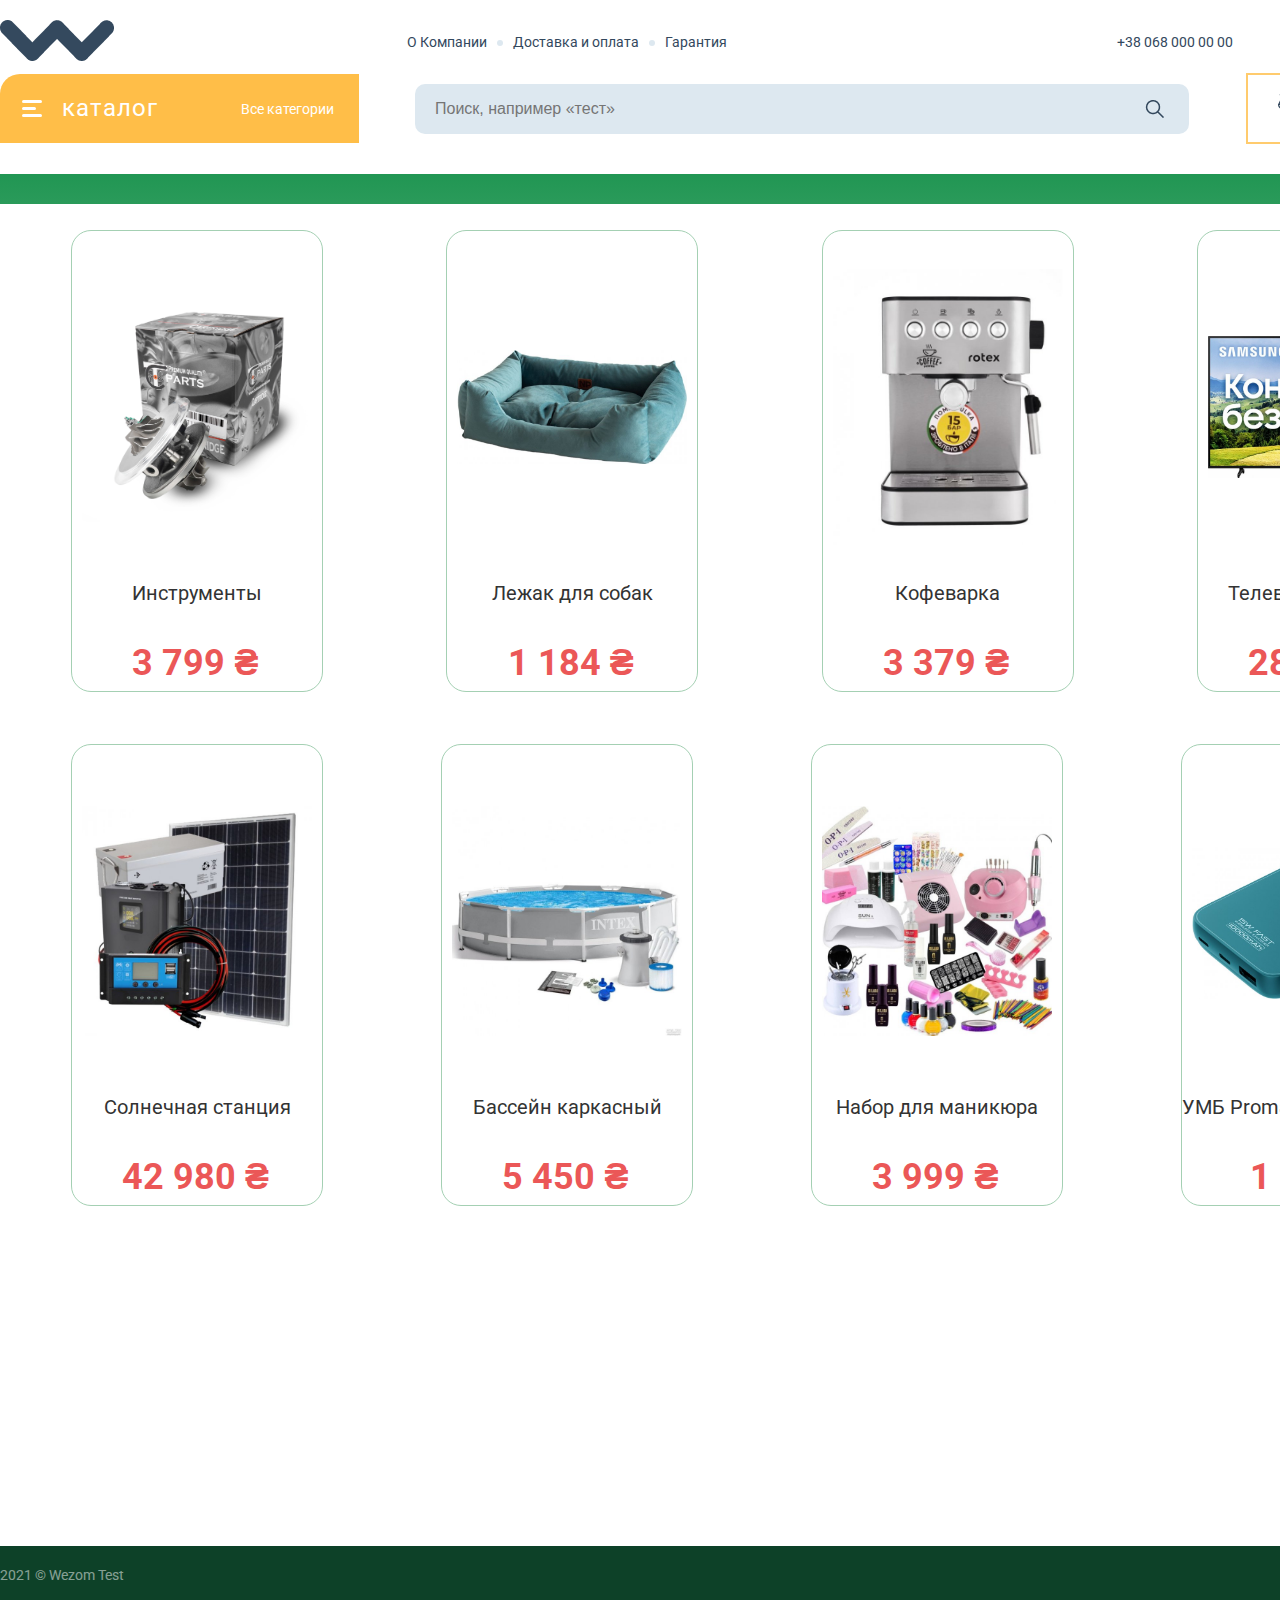
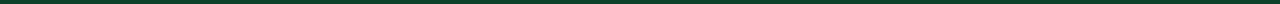
<file: index.html>
<!doctype html>
<html lang="en">
<head>
    <meta charset="UTF-8">
    <meta name="viewport"
          content="width=device-width, user-scalable=no, initial-scale=1.0, maximum-scale=1.0, minimum-scale=1.0">
    <meta http-equiv="X-UA-Compatible" content="ie=edge">
    <title>Document</title>
    <link rel="stylesheet" href="style/reset.css">
    <link rel="preconnect" href="https://fonts.googleapis.com">
    <link rel="preconnect" href="https://fonts.gstatic.com" crossorigin>
    <link href="https://fonts.googleapis.com/css2?family=Roboto:wght@400;500&display=swap" rel="stylesheet">
    <link rel="stylesheet" href="style/index.css">
</head>
<body>

<header class="header">
    <div class="container">
        <div class="first_header">
            <div class="logo">
                <img src="img/wezom_logo1.png" alt="">
            </div>
            <ul class="panels">
                <li class="panel">О Компании</li>
                <div class="dot"></div>
                <li class="panel">Доставка и оплата</li>
                <div class="dot"></div>
                <li class="panel">Гарантия</li>
            </ul>
            <div class="number">
                <p>+38 068 000 00 00</p>
            </div>
            <ul class="langs">
                <li class="lang">Ua</li>
                <div class="dot"></div>
                <li class="lang">Ru</li>
            </ul>
            <div class="sign_in">
                <p class="sign">Войти</p>
                <div>
                    <img src="img/akk.png" alt="">
                </div>
            </div>
        </div>
        <div class="second_header container">
            <div class="burger_menu">
                <div class="burger">
                    <div class="passive">
                        <div class="strip strip1"></div>
                        <div class="strip strip2"></div>
                        <div class="strip strip3"></div>
                    </div>
                    <div class="active">
                        <div class="strip strip4"></div>
                        <div class="strip strip5"></div>
                    </div>
                </div>
                <div class="menu active">
                    <div class="df menu_selection">
                        <img style="padding-right: 20px" src="img/power 1.png" alt="">
                        <a href="page/tools.html" class="text_of_selection">Инструменты<span
                                style="font-size: 10px; padding-left: 60px; padding-right: 22px">ᐳ</span></a>
                    </div>
                    <div class="df menu_selection">
                        <img style="padding-right: 20px" src="img/cartridge.png" alt="">
                        <a href="page/bed_for_dog.html" class="text_of_selection">Лежак для собак<span
                                style="font-size: 10px; padding-left: 60px; padding-right: 22px">ᐳ</span></a>
                    </div>
                    <div class="df menu_selection">
                        <img style="padding-right: 20px" src="img/geometry.png" alt="">
                        <a href="page/coffee_maker.html" class="text_of_selection">Кофеварка<span
                                style="font-size: 10px; padding-left: 60px; padding-right: 22px">ᐳ</span></a>
                    </div>
                    <div class="df menu_selection">
                        <img style="padding-right: 20px" src="img/aktuator.png" alt="">
                        <a href="page/TV.html" class="text_of_selection">Телевизор Samsung<span
                                style="font-size: 10px; padding-left: 60px; padding-right: 22px">ᐳ</span></a>
                    </div>
                    <div class="df menu_selection">
                        <img style="padding-right: 20px" src="img/servoprivod.png" alt="">
                        <a href="page/nails.html" class="text_of_selection">Набор для маникюра<span
                                style="font-size: 10px; padding-left: 60px; padding-right: 22px">ᐳ</span></a>
                    </div>
                    <div class="df menu_selection">
                        <img style="padding-right: 20px" src="img/power 1.png" alt="">
                        <a href="page/solar_station.html" class="text_of_selection">Cолнечная станция<span
                                style="font-size: 10px; padding-left: 60px; padding-right: 22px">ᐳ</span></a>
                    </div>
                    <div class="df menu_selection">
                        <img style="padding-right: 20px" src="img/power 1.png" alt="">
                        <a href="page/pool.html" class="text_of_selection">Бассейн каркасный<span
                                style="font-size: 10px; padding-left: 60px; padding-right: 22px">ᐳ</span></a>
                    </div>
                    <div class="df menu_selection">
                        <img style="padding-right: 20px" src="img/power 1.png" alt="">
                        <a href="page/power.html" class="text_of_selection">УМБ Promate PowerMag<span
                                style="font-size: 10px; padding-left: 60px; padding-right: 22px">ᐳ</span></a>
                    </div>
                </div>
                <p class="catalog">каталог</p>
                <a class="all_catalog">Все категории</a>

            </div>
            <form class="all-search">
                <input type="text" name=text" class="search" placeholder="Поиск, например «тест»">
                <img width="19" height="18" src="img/search.png" alt="">
            </form>
            <div class="favorite_menu">
                <div class="vaga">
                    <img class="vaga-img" src="img/vaga.svg" alt="">
                </div>
                <div class="favorite">
                    <img class="favorite-img" width="30" height="24" src="img/favorite.svg" alt="">
                </div>
                <div class="basket">
                    <div class="basket1">
                        <img class="basket-img" src="img/basket.svg" alt="">
                    </div>
                    <div class="basket2">
                        <img class="basket-img" src="img/basket.svg" alt="">
                    </div>
                    <div class="heel">
                        <p class="availability_of_basket">В корзине <span class="availability_of_product">0</span> товара</p>

                        <p class="availability_of_summ">На сумму <span class="availability_of_num">0</span>₴</p>

                    </div>
                </div>
            </div>
        </div>
    </div>
</header>

<main class="main">
    <div class="retreat">
        <div class="container">
            <div class="indent" style="margin:0 45px;">

                <div class="product">
                    <img style="width: 230px;" class="product-img" src="img/Rectangle%2014.png" alt="">
                    <div>
                        <a href="page/tools.html" class="product-name">Инструменты</a>
                        <p style=" padding-bottom: 6px;" class="new_price">3 799 ₴</p>
                    </div>
                </div>

                <div class="product">
                    <img style="width: 230px;" class="product-img" src="img/bed_for_dog.jpeg" alt="">
                    <div>
                        <a href="page/bed_for_dog.html" class="product-name">Лежак для собак</a>
                        <p style=" padding-bottom: 6px;" class="new_price">1 184 ₴</p>
                    </div>
                </div>

                <div class="product">
                    <img style="width: 230px;" class="product-img" src="img/coffe.jpeg" alt="">
                    <div>
                        <a href="page/coffee_maker.html" class="product-name">Кофеварка</a>
                        <p style=" padding-bottom: 6px;" class="new_price">3 379 ₴</p>
                    </div>
                </div>

                <div class="product">
                    <img style="width: 230px;" class="product-img" src="img/tv.jpeg" alt="">
                    <div>
                        <a href="page/TV.html" class="product-name">Телевизор Samsung</a>
                        <p style=" padding-bottom: 6px;" class="new_price">28 999 ₴</p>
                    </div>
                </div>


                <div class="product">
                    <img style="width: 230px;" class="product-img" src="img/solar.jpeg" alt="">
                    <div>
                        <a href="page/solar_station.html" class="product-name">Cолнечная станция</a>
                        <p style=" padding-bottom: 6px;" class="new_price">42 980 ₴</p>
                    </div>
                </div>

                <div class="product">
                    <img style="width: 230px;" class="product-img" src="img/pool.jpeg" alt="">
                    <div>
                        <a href="page/pool.html" class="product-name">Бассейн каркасный</a>
                        <p style=" padding-bottom: 6px;" class="new_price">5 450 ₴</p>
                    </div>
                </div>
                <div class="product">
                    <img style="width: 230px;" class="product-img" src="img/nails.jpeg" alt="">
                    <div>
                        <a href="page/nails.html" class="product-name">Набор для маникюра</a>
                        <p style=" padding-bottom: 6px;" class="new_price">3 999 ₴</p>
                    </div>
                </div>

                <div class="product">
                    <img style="width: 230px;" class="product-img" src="img/power.jpeg" alt="">
                    <div>
                        <a href="page/power.html" class="product-name">УМБ Promate PowerMag-10+</a>
                        <p style=" padding-bottom: 6px;" class="new_price">1 239 ₴</p>
                    </div>
                </div>


            </div>
        </div>
    </div>
</main>


<footer class="footer">
    <div class="container2">
        <p class="text_footer">2021 © Wezom Test</p>
        <p class="text_footer">Тестовое \\ Wezom</p>
    </div>
</footer>

<script src="script.js"></script>
</body>
</html>
</file>
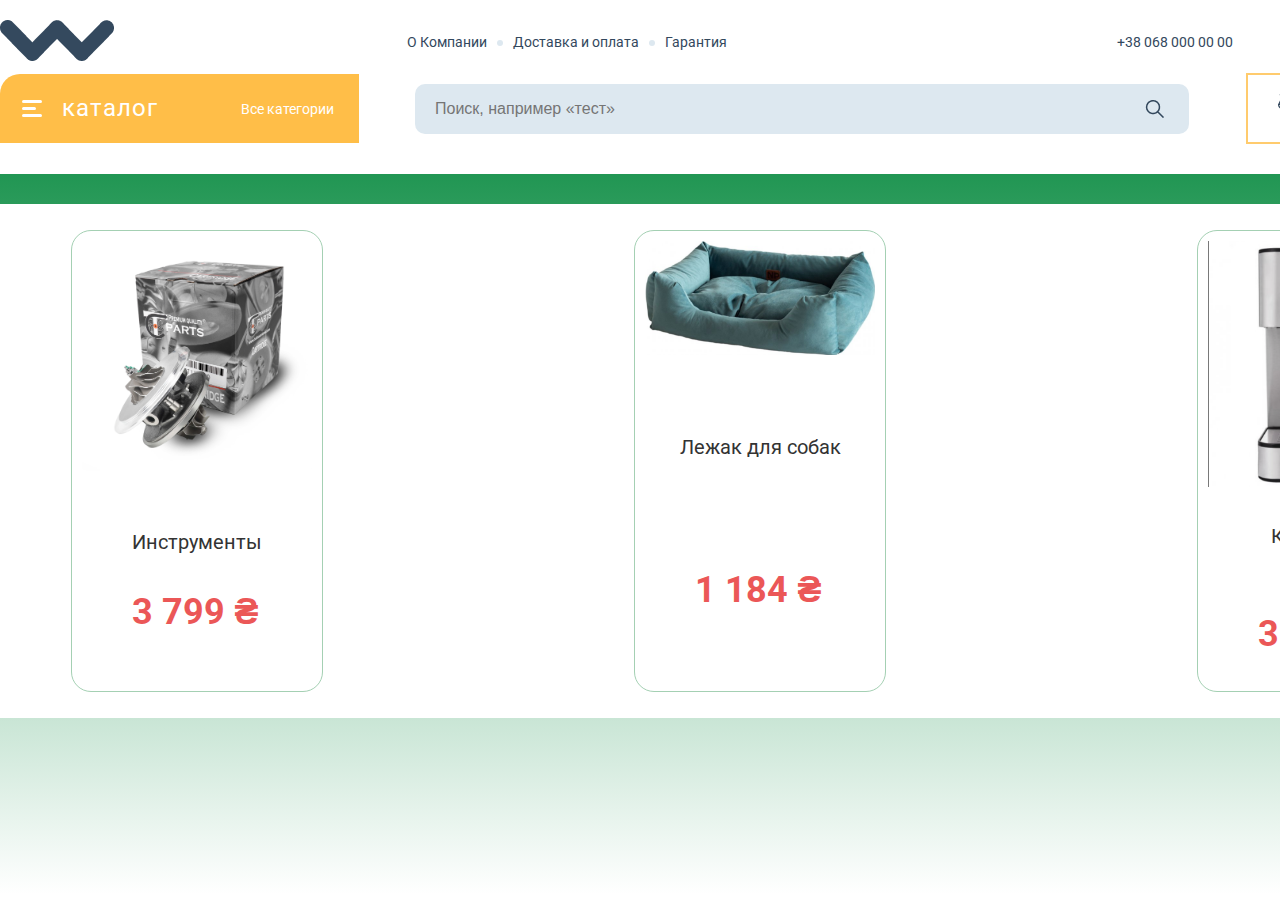
<file: w/index.html>
<!doctype html>
<html lang="en">
<head>
    <meta charset="UTF-8">
    <meta name="viewport"
          content="width=device-width, user-scalable=no, initial-scale=1.0, maximum-scale=1.0, minimum-scale=1.0">
    <meta http-equiv="X-UA-Compatible" content="ie=edge">
    <title>Document</title>
    <link rel="stylesheet" href="style/reset.css">
    <link rel="preconnect" href="https://fonts.googleapis.com">
    <link rel="preconnect" href="https://fonts.gstatic.com" crossorigin>
    <link href="https://fonts.googleapis.com/css2?family=Roboto:wght@400;500&display=swap" rel="stylesheet">
    <link rel="stylesheet" href="style/index.css">
</head>
<body>

<header class="header">
    <div class="container">
        <div class="first_header">
            <div class="logo">
                <img src="img/wezom_logo1.png" alt="">
            </div>
            <ul class="panels">
                <li class="panel">О Компании</li>
                <div class="dot"></div>
                <li class="panel">Доставка и оплата</li>
                <div class="dot"></div>
                <li class="panel">Гарантия</li>
            </ul>
            <div class="number">
                <p>+38 068 000 00 00</p>
            </div>
            <ul class="langs">
                <li class="lang">Ua</li>
                <div class="dot"></div>
                <li class="lang">Ru</li>
            </ul>
            <div class="sign_in">
                <p class="sign">Войти</p>
                <div>
                    <img src="img/akk.png" alt="">
                </div>
            </div>
        </div>
        <div class="second_header container">
            <div class="burger_menu">
                <div class="burger">
                    <div class="passive">
                        <div class="strip strip1"></div>
                        <div class="strip strip2"></div>
                        <div class="strip strip3"></div>
                    </div>
                    <div class="active">
                        <div class="strip strip4"></div>
                        <div class="strip strip5"></div>
                    </div>
                </div>
                <div class="menu active">
                    <div class="df menu_selection">
                        <img style="padding-right: 20px" src="img/power 1.png" alt="">
                        <a  href="page/tools.html" class="text_of_selection">Инструменты<span
                                style="font-size: 10px; padding-left: 60px; padding-right: 22px">ᐳ</span></a>
                    </div>
                    <div class="df menu_selection">
                        <img style="padding-right: 20px" src="img/cartridge.png" alt="">
                        <a class="text_of_selection">Категория 2 <span
                                style="font-size: 10px; padding-left: 60px; padding-right: 22px">ᐳ</span></a>
                    </div>
                    <div class="df menu_selection">
                        <img style="padding-right: 20px" src="img/geometry.png" alt="">
                        <a class="text_of_selection">Категория 3 <span
                                style="font-size: 10px; padding-left: 60px; padding-right: 22px">ᐳ</span></a>
                    </div>
                    <div class="df menu_selection">
                        <img style="padding-right: 20px" src="img/aktuator.png" alt="">
                        <a class="text_of_selection">Категория 4 <span
                                style="font-size: 10px; padding-left: 60px; padding-right: 22px">ᐳ</span></a>
                    </div>
                    <div class="df menu_selection">
                        <img style="padding-right: 20px" src="img/servoprivod.png" alt="">
                        <a class="text_of_selection">Категория 5 <span
                                style="font-size: 10px; padding-left: 60px; padding-right: 22px">ᐳ</span></a>
                    </div>
                    <div class="df menu_selection">
                        <img style="padding-right: 20px" src="img/power 1.png" alt="">
                        <a class="text_of_selection">Категория 6 <span
                                style="font-size: 10px; padding-left: 60px; padding-right: 22px">ᐳ</span></a>
                    </div>
                    <div class="df menu_selection">
                        <img style="padding-right: 20px" src="img/power 1.png" alt="">
                        <a class="text_of_selection">Категория 7 <span
                                style="font-size: 10px; padding-left: 60px; padding-right: 22px">ᐳ</span></a>
                    </div>
                    <div class="df menu_selection">
                        <img style="padding-right: 20px" src="img/power 1.png" alt="">
                        <a class="text_of_selection">Категория 8 <span
                                style="font-size: 10px; padding-left: 60px; padding-right: 22px">ᐳ</span></a>
                    </div>
                    <div class="df menu_selection">
                        <img style="padding-right: 20px" src="img/power 1.png" alt="">
                        <a class="text_of_selection">Категория 9 <span
                                style="font-size: 10px; padding-left: 60px; padding-right: 22px">ᐳ</span></a>
                    </div>
                    <div class="df menu_selection">
                        <img style="padding-right: 20px" src="img/power 1.png" alt="">
                        <a class="text_of_selection">Категория 10 <span
                                style="font-size: 10px; padding-left: 60px; padding-right: 22px">ᐳ</span></a>
                    </div>
                </div>
                <p class="catalog">каталог</p>
                <a class="all_catalog">Все категории</a>

            </div>
            <form class="all-search">
                <input type="text" name=text" class="search" placeholder="Поиск, например «тест»">
                <img width="19" height="18" src="img/search.png" alt="">
            </form>
            <div class="favorite_menu">
                <div class="vaga">
                    <img class="vaga-img" src="img/vaga.svg" alt="">
                </div>
                <div class="favorite">
                    <img class="favorite-img" width="30" height="24" src="img/favorite.svg" alt="">
                </div>
                <div class="basket">
                    <img class="basket-img" src="img/basket.svg" alt="">
                </div>
            </div>
        </div>
    </div>
</header>

<main class="main">
    <div class="retreat">
        <div class="container">
            <div class="indent" style="margin:0 45px;">

<div class="product">
    <img style="width: 230px;" class="product-img" src="img/Rectangle%2014.png" alt="">
    <div>
    <a href="page/tools.html" class="product-name">Инструменты</a>
    <p style=" padding-bottom: 6px;" class="new_price">3 799 ₴</p>
    </div>
</div>

<div class="product">
    <img style="width: 230px;" class="product-img" src="img/dog_bed.png" alt="">
    <a href="!" class="product-name">Лежак для собак</a>
    <p style=" padding-bottom: 6px;" class="new_price">1 184 ₴</p>
</div>

<div class="product">
    <img style="width: 230px;" class="product-img" src="img/coffe.png" alt="">
    <a href="!" class="product-name">Кофеварка</a>
    <p style=" padding-bottom: 6px;" class="new_price">3 379 ₴</p>
</div>








            </div>
        </div>
    </div>
</main>


<script src="script.js"></script>
</body>
</html>
</file>
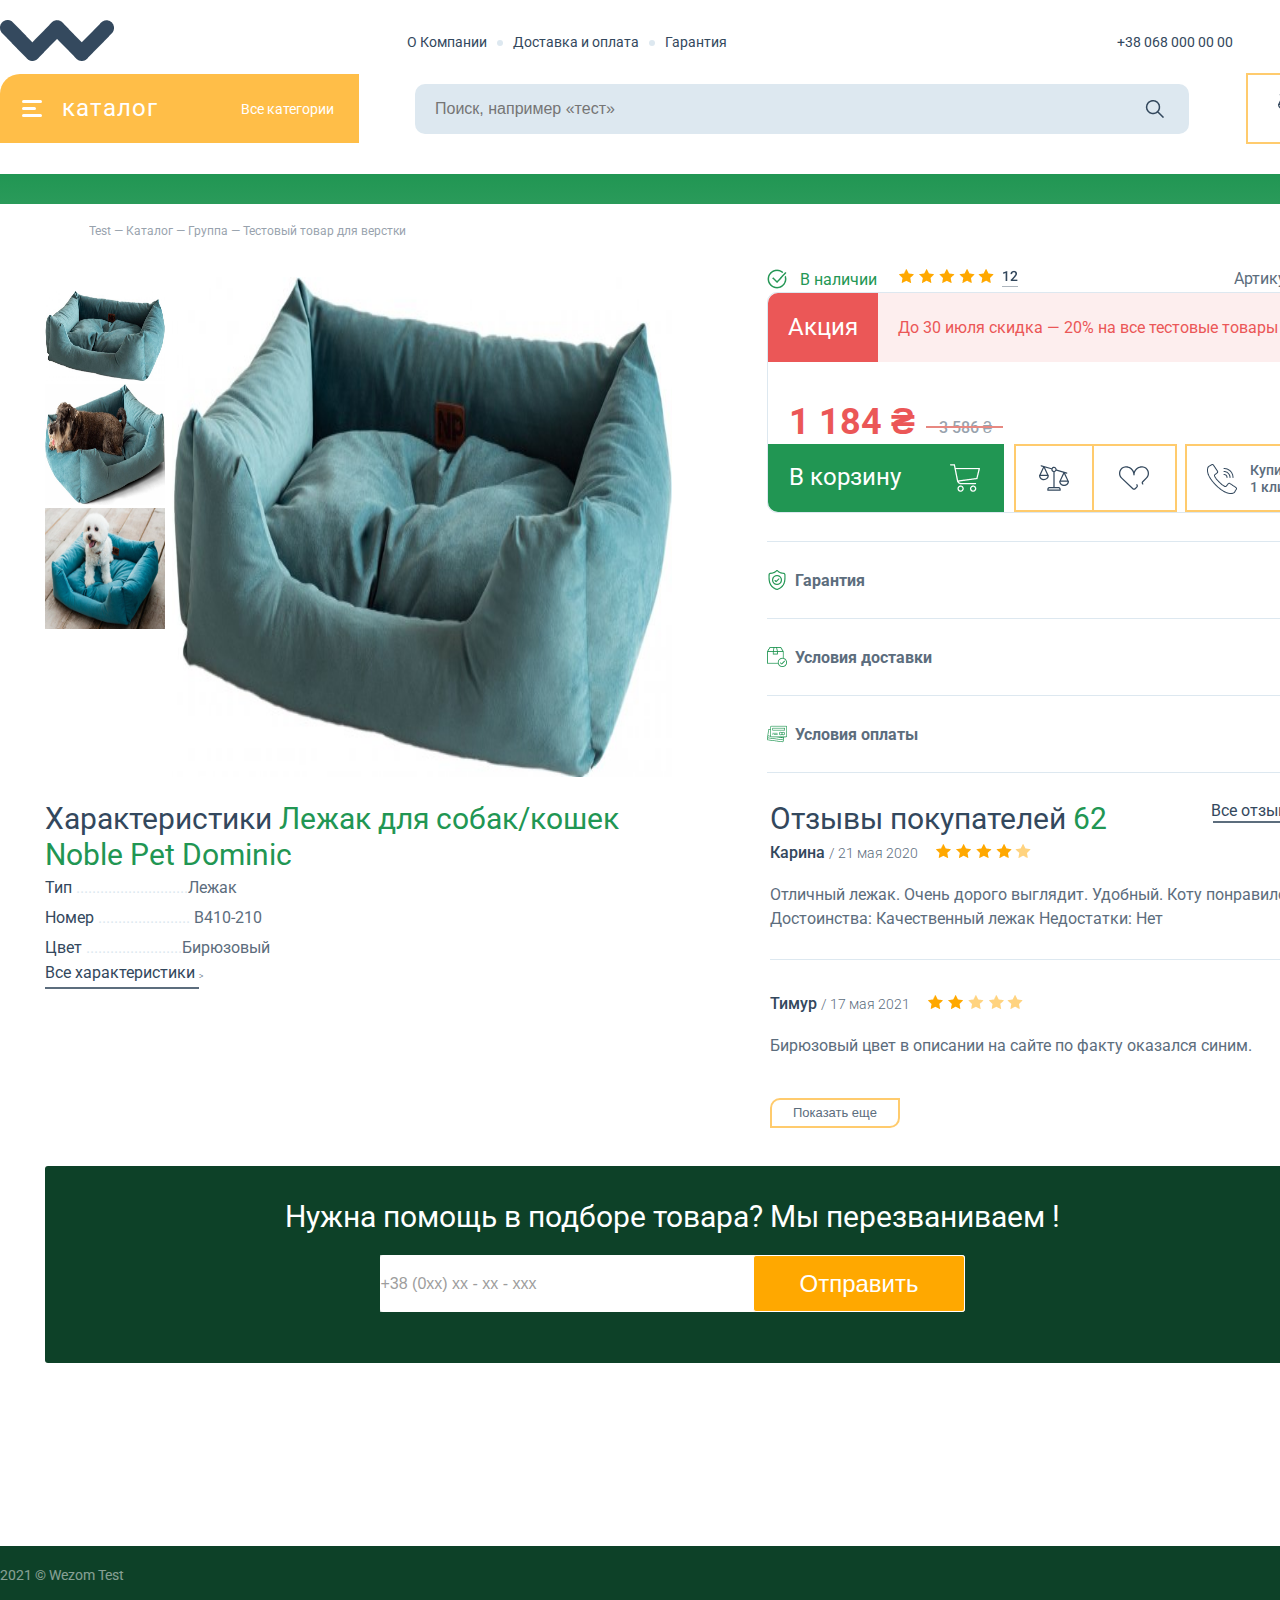
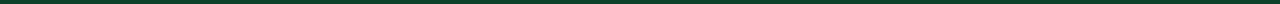
<file: page/bed_for_dog.html>
<!doctype html>
<html lang="en">
<head>
    <meta charset="UTF-8">
    <meta name="viewport"
          content="width=device-width, user-scalable=no, initial-scale=1.0, maximum-scale=1.0, minimum-scale=1.0">
    <meta http-equiv="X-UA-Compatible" content="ie=edge">
    <title>Document</title>
    <link rel="stylesheet" href="../style/reset.css">
    <link rel="preconnect" href="https://fonts.googleapis.com">
    <link rel="preconnect" href="https://fonts.gstatic.com" crossorigin>
    <link href="https://fonts.googleapis.com/css2?family=Roboto:wght@400;500&display=swap" rel="stylesheet">
    <link rel="stylesheet" href="../style/index.css">
</head>
<body>

<header class="header">
    <div class="container">
        <div class="first_header">
            <div class="logo">
                <img src="../img/wezom_logo1.png" alt="">
            </div>
            <ul class="panels">
                <li class="panel">О Компании</li>
                <div class="dot"></div>
                <li class="panel">Доставка и оплата</li>
                <div class="dot"></div>
                <li class="panel">Гарантия</li>
            </ul>
            <div class="number">
                <p>+38 068 000 00 00</p>
            </div>
            <ul class="langs">
                <li class="lang">Ua</li>
                <div class="dot"></div>
                <li class="lang">Ru</li>
            </ul>
            <div class="sign_in">
                <p class="sign">Войти</p>
                <div>
                    <img src="../img/akk.png" alt="">
                </div>
            </div>
        </div>
        <div class="second_header container">
            <div class="burger_menu">
                <div class="burger">
                    <div class="passive">
                        <div class="strip strip1"></div>
                        <div class="strip strip2"></div>
                        <div class="strip strip3"></div>
                    </div>
                    <div class="active">
                        <div class="strip strip4"></div>
                        <div class="strip strip5"></div>
                    </div>
                </div>
                <div class="menu active">
                    <div class="df menu_selection">
                        <img style="padding-right: 20px" src="../img/power 1.png" alt="">
                        <a href="../page/tools.html" class="text_of_selection">Инструменты<span
                                style="font-size: 10px; padding-left: 60px; padding-right: 22px">ᐳ</span></a>
                    </div>
                    <div class="df menu_selection">
                        <img style="padding-right: 20px" src="../img/cartridge.png" alt="">
                        <a href="../page/bed_for_dog.html" class="text_of_selection">Лежак для собак<span
                                style="font-size: 10px; padding-left: 60px; padding-right: 22px">ᐳ</span></a>
                    </div>
                    <div class="df menu_selection">
                        <img style="padding-right: 20px" src="../img/geometry.png" alt="">
                        <a href="../page/coffee_maker.html" class="text_of_selection">Кофеварка<span
                                style="font-size: 10px; padding-left: 60px; padding-right: 22px">ᐳ</span></a>
                    </div>
                    <div class="df menu_selection">
                        <img style="padding-right: 20px" src="../img/aktuator.png" alt="">
                        <a href="../page/TV.html" class="text_of_selection">Телевизор Samsung<span
                                style="font-size: 10px; padding-left: 60px; padding-right: 22px">ᐳ</span></a>
                    </div>
                    <div class="df menu_selection">
                        <img style="padding-right: 20px" src="../img/servoprivod.png" alt="">
                        <a href="../page/nails.html" class="text_of_selection">Набор для маникюра<span
                                style="font-size: 10px; padding-left: 60px; padding-right: 22px">ᐳ</span></a>
                    </div>
                    <div class="df menu_selection">
                        <img style="padding-right: 20px" src="../img/power 1.png" alt="">
                        <a href="../page/solar_station.html" class="text_of_selection">Cолнечная станция<span
                                style="font-size: 10px; padding-left: 60px; padding-right: 22px">ᐳ</span></a>
                    </div>
                    <div class="df menu_selection">
                        <img style="padding-right: 20px" src="../img/power 1.png" alt="">
                        <a href="../page/pool.html" class="text_of_selection">Бассейн каркасный<span
                                style="font-size: 10px; padding-left: 60px; padding-right: 22px">ᐳ</span></a>
                    </div>
                    <div class="df menu_selection">
                        <img style="padding-right: 20px" src="../img/power 1.png" alt="">
                        <a href="../page/power.html" class="text_of_selection">УМБ Promate PowerMag<span
                                style="font-size: 10px; padding-left: 60px; padding-right: 22px">ᐳ</span></a>
                    </div>
                </div>
                <p class="catalog">каталог</p>
                <a class="all_catalog" href="../index.html">Все категории</a>

            </div>
            <form class="all-search">
                <input type="text" name=text" class="search" placeholder="Поиск, например «тест»">
                <img width="19" height="18" src="../img/search.png" alt="">
            </form>
            <div class="favorite_menu">
                <div class="vaga">
                    <img class="vaga-img" src="../img/vaga.svg" alt="">
                </div>
                <div class="favorite">
                    <img class="favorite-img" width="30" height="24" src="../img/favorite.svg" alt="">
                </div>

                <div class="basket">
                    <div class="basket1">
                        <img class="basket-img" src="../img/basket.svg" alt="">
                    </div>
                    <div class="basket2">
                        <img class="basket-img" src="../img/basket.svg" alt="">
                    </div>
                    <div class="heel">
                        <p class="availability_of_basket">В корзине <span class="availability_of_product">0</span> товара</p>

                        <p class="availability_of_summ">На сумму <span class="availability_of_num">0</span>₴</p>

                    </div>
                </div>

            </div>
        </div>
    </div>
</header>


<main class="main">
    <div class="retreat">
        <div class="container">
            <div class="indent">

                <section class="tools">
                    <p class="history">Test — Каталог — Группа — Тестовый товар для верстки</p>
                    <div class="all_tools">
                        <img height="90" width="120" id="1" src="../img/bed_for_dog.jpeg" alt="" class="turbine_img">

                        <div class="tool vacuum">
                            <img height="121" width="120" id="2" src="../img/bed_for_dog2.jpeg" alt=""
                                 class="vacuum_img">
                        </div>

                        <div class="tool collector1">
                            <img height="121" width="120" id="3" src="../img/bed_for_dog3.jpeg" alt=""
                                 class="collector1_img">
                        </div>
                    </div>

                    <img height="80" width="300" src="../img/bed_for_dog.jpeg" alt="" class="big_tools">
                </section>


                <section class="about_tools">
                    <div class="info">
                        <div class="in_stock">
                            <img src="../img/check.png" alt="">
                            <p class="stock">В наличии</p>
                        </div>
                        <div class="stars">
                            <img src="../img/stars.png"/>

                        </div>
                        <div class="code">
                            <p>Артикул: <span class="articul grey">100500</span></p>
                        </div>
                    </div>

                    <div class="prices">
                        <div class="sale">
                            <p class="text_sale">Акция</p>
                            <p class="rebate">До 30 июля скидка — 20% на все тестовые товары</p>
                        </div>
                        <div class="price">
                            <p class="new_price">1 184 ₴</p>
                            <p class="old_price">3 586 ₴</p>
                        </div>
                        <div class="buy">
                            <div class="in_basket">
                                <p style="height: 29px;" class="in__basket">В корзину</p>
                                <img src="../img/bassket.png" alt="">

                            </div>
                            <div class="interesting">
                                <img width="30" height="30" class="vaga2" src="../img/vaga.svg" alt="">
                                <img width="30" height="24" class="fav" src="../img/favorite.svg" alt="">
                            </div>
                            <div class="buy_on_click">
                                <img width="30" height="30" src="../img/tel.png" alt="" class="on_click">
                                <p class="buy__on__click">Купить в
                                    1 клик</p>
                            </div>
                        </div>
                    </div>

                    <div class="conditions">
                        <div class="line"></div>
                        <div class="df  warranty">
                            <img class="img_warranty" src="../img/Warranty.png" alt="">
                            <p class="text_warranty text_conditions">Гарантия</p>
                            <img class="path" src="../img/Path.png" alt="">
                        </div>
                        <div class="line"></div>
                        <div class="df  delivery_terms">
                            <img class="img_delivery_terms" src="../img/term.png" alt="">
                            <p class="text_delivery_terms text_conditions">Условия доставки</p>
                            <img class="path" src="../img/Path.png" alt="">
                        </div>
                        <div class="line"></div>
                        <div class="df payment">
                            <img class="credit_card" src="../img/credit-card.png" alt="">
                            <p class="text_payment text_conditions">Условия оплаты</p>
                            <img class="path" src="../img/Path.png" alt="">
                        </div>
                        <div class="line"></div>
                    </div>
                </section>


                <section class="characteristic">
                    <p class="title_characteristic">Характеристики <span
                            class="green">Лежак для собак/кошек Noble Pet Dominic</span>
                    </p>

                    <div class="all_type df">
                        <h6 class="type">Тип <span class="dots">...........................</span></h6>
                        <h6 class="group"><span class="dots">.</span>Лежак</h6>
                    </div>
                    <div class="all_type df">
                        <h6 class="type">Номер<span class="dots"> ......................</span></h6>
                        <h6 class="group"><span class="dots">.</span> B410-210</h6>

                    </div>
                    <div class="all_type df">
                        <h6 class="type">Цвет<span class="dots"> .......................</span></h6>
                        <h6 class="group"><span class="dots">.</span>Бирюзовый</h6>

                    </div>

                    <p class="all_characteristic">Все характеристики <span style="font-size: 6px">ᐳ</span></p>
                </section>

                <section class="review">
                    <div class="df customer_reviews">
                        <p class="title_customer_reviews">Отзывы покупателей <span class="green">62</span></p>
                        <p class="all_review">Все отзывы <span style="font-size: 14px">ᐳ</span></p>
                    </div>

                    <div class="comment">
                        <div class="df header_comment">
                            <p class="name">Карина <span class="date">/  21 мая 2020</span></p>
                            <img src="../img/Group 36.png" alt="" class="starrs">
                        </div>
                        <p class="text_comment">Отличный лежак. Очень дорого выглядит. Удобный. Коту понравился.

                            Достоинства:
                            Качественный лежак

                            Недостатки:
                            Нет</p>
                    </div>
                    <div class="line"></div>
                    <div class="comment">
                        <div class="header_comment df">
                            <p class="name">Тимур <span class="date">/  17 мая 2021</span></p>
                            <img src="../img/Group%2038.png" alt="" class="starrs">
                        </div>
                        <p class="text_comment">Бирюзовый цвет в описании на сайте по факту оказался синим.</p>
                    </div>
                    <button class="more">Показать еще</button>
                </section>


                <section class="help">
                    <p class="title_help">Нужна помощь в подборе товара? Мы перезваниваем !</p>
                    <form action="" class="for_call">
                        <input class="nmbr" type="number" placeholder="+38 (0xx) xx - xx - xxx">
                        <button class="send">Отправить</button>
                    </form>
                </section>
            </div>
        </div>
    </div>

</main>

<footer class="footer">
    <div class="container2">
        <p class="text_footer">2021 © Wezom Test</p>
        <p class="text_footer">Тестовое \\ Wezom</p>
    </div>
</footer>

<script src="../script.js"></script>
</body>
</html>
</file>
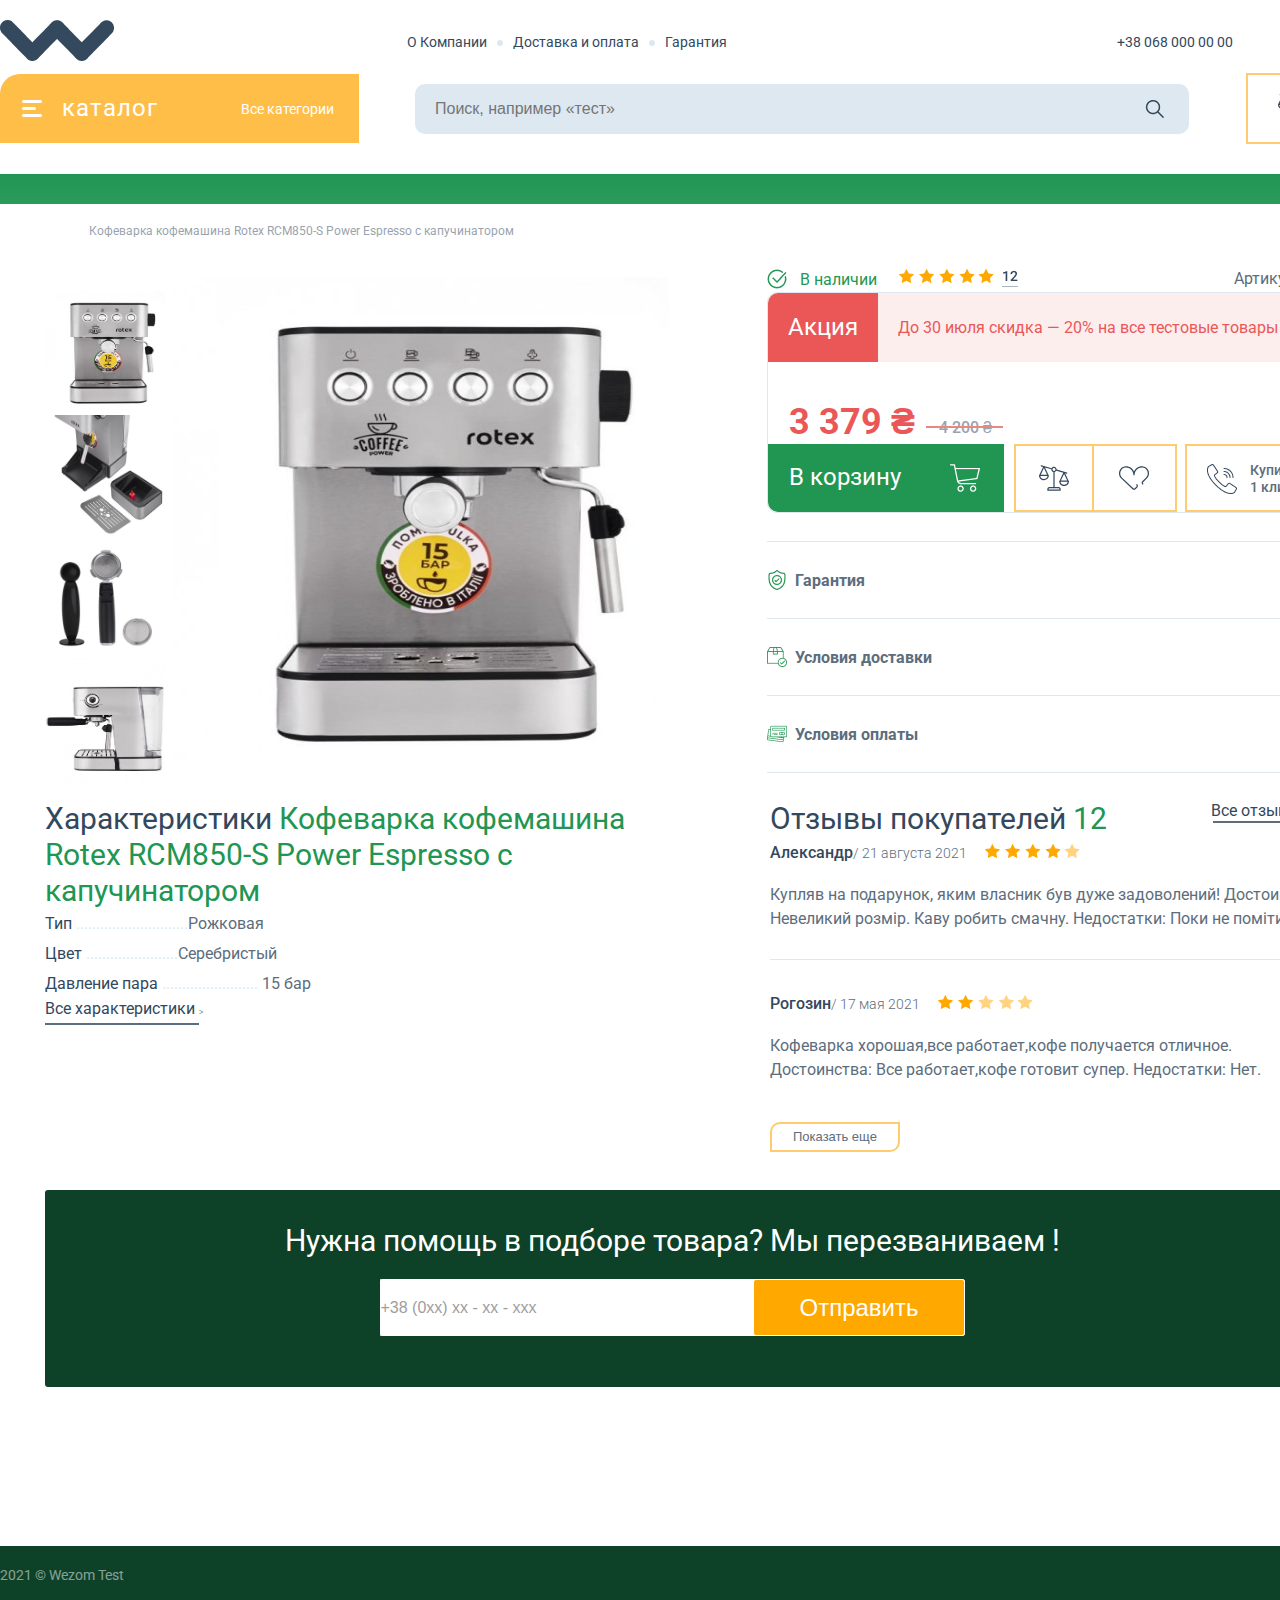
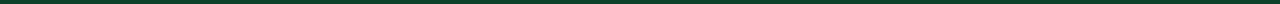
<file: page/coffee_maker.html>
<!doctype html>
<html lang="en">
<head>
    <meta charset="UTF-8">
    <meta name="viewport"
          content="width=device-width, user-scalable=no, initial-scale=1.0, maximum-scale=1.0, minimum-scale=1.0">
    <meta http-equiv="X-UA-Compatible" content="ie=edge">
    <title>Document</title>
    <link rel="stylesheet" href="../style/reset.css">
    <link rel="preconnect" href="https://fonts.googleapis.com">
    <link rel="preconnect" href="https://fonts.gstatic.com" crossorigin>
    <link href="https://fonts.googleapis.com/css2?family=Roboto:wght@400;500&display=swap" rel="stylesheet">
    <link rel="stylesheet" href="../style/index.css">
</head>
<body>

<header class="header">
    <div class="container">
        <div class="first_header">
            <div class="logo">
                <img src="../img/wezom_logo1.png" alt="">
            </div>
            <ul class="panels">
                <li class="panel">О Компании</li>
                <div class="dot"></div>
                <li class="panel">Доставка и оплата</li>
                <div class="dot"></div>
                <li class="panel">Гарантия</li>
            </ul>
            <div class="number">
                <p>+38 068 000 00 00</p>
            </div>
            <ul class="langs">
                <li class="lang">Ua</li>
                <div class="dot"></div>
                <li class="lang">Ru</li>
            </ul>
            <div class="sign_in">
                <p class="sign">Войти</p>
                <div>
                    <img src="../img/akk.png" alt="">
                </div>
            </div>
        </div>
        <div class="second_header container">
            <div class="burger_menu">
                <div class="burger">
                    <div class="passive">
                        <div class="strip strip1"></div>
                        <div class="strip strip2"></div>
                        <div class="strip strip3"></div>
                    </div>
                    <div class="active">
                        <div class="strip strip4"></div>
                        <div class="strip strip5"></div>
                    </div>
                </div>
                <div class="menu active">
                    <div class="df menu_selection">
                        <img style="padding-right: 20px" src="../img/power 1.png" alt="">
                        <a href="../page/tools.html" class="text_of_selection">Инструменты<span
                                style="font-size: 10px; padding-left: 60px; padding-right: 22px">ᐳ</span></a>
                    </div>
                    <div class="df menu_selection">
                        <img style="padding-right: 20px" src="../img/cartridge.png" alt="">
                        <a href="../page/bed_for_dog.html" class="text_of_selection">Лежак для собак<span
                                style="font-size: 10px; padding-left: 60px; padding-right: 22px">ᐳ</span></a>
                    </div>
                    <div class="df menu_selection">
                        <img style="padding-right: 20px" src="../img/geometry.png" alt="">
                        <a href="../page/coffee_maker.html" class="text_of_selection">Кофеварка<span
                                style="font-size: 10px; padding-left: 60px; padding-right: 22px">ᐳ</span></a>
                    </div>
                    <div class="df menu_selection">
                        <img style="padding-right: 20px" src="../img/aktuator.png" alt="">
                        <a href="../page/TV.html" class="text_of_selection">Телевизор Samsung<span
                                style="font-size: 10px; padding-left: 60px; padding-right: 22px">ᐳ</span></a>
                    </div>
                    <div class="df menu_selection">
                        <img style="padding-right: 20px" src="../img/servoprivod.png" alt="">
                        <a href="../page/nails.html" class="text_of_selection">Набор для маникюра<span
                                style="font-size: 10px; padding-left: 60px; padding-right: 22px">ᐳ</span></a>
                    </div>
                    <div class="df menu_selection">
                        <img style="padding-right: 20px" src="../img/power 1.png" alt="">
                        <a href="../page/solar_station.html" class="text_of_selection">Cолнечная станция<span
                                style="font-size: 10px; padding-left: 60px; padding-right: 22px">ᐳ</span></a>
                    </div>
                    <div class="df menu_selection">
                        <img style="padding-right: 20px" src="../img/power 1.png" alt="">
                        <a href="../page/pool.html" class="text_of_selection">Бассейн каркасный<span
                                style="font-size: 10px; padding-left: 60px; padding-right: 22px">ᐳ</span></a>
                    </div>
                    <div class="df menu_selection">
                        <img style="padding-right: 20px" src="../img/power 1.png" alt="">
                        <a href="../page/power.html" class="text_of_selection">УМБ Promate PowerMag<span
                                style="font-size: 10px; padding-left: 60px; padding-right: 22px">ᐳ</span></a>
                    </div>
                </div>
                <p class="catalog">каталог</p>
                <a class="all_catalog" href="../index.html">Все категории</a>

            </div>
            <form class="all-search">
                <input type="text" name=text" class="search" placeholder="Поиск, например «тест»">
                <img width="19" height="18" src="../img/search.png" alt="">
            </form>
            <div class="favorite_menu">
                <div class="vaga">
                    <img class="vaga-img" src="../img/vaga.svg" alt="">
                </div>
                <div class="favorite">
                    <img class="favorite-img" width="30" height="24" src="../img/favorite.svg" alt="">
                </div>

                <div class="basket">
                    <div class="basket1">
                        <img class="basket-img" src="../img/basket.svg" alt="">
                    </div>
                    <div class="basket2">
                        <img class="basket-img" src="../img/basket.svg" alt="">
                    </div>
                    <div class="heel">
                        <p class="availability_of_basket">В корзине <span class="availability_of_product">0</span> товара</p>

                        <p class="availability_of_summ">На сумму <span class="availability_of_num">0</span>₴</p>

                    </div>
                </div>

            </div>
        </div>
    </div>
</header>


<main class="main">
    <div class="retreat">
        <div class="container">
            <div class="indent">

                <section class="tools">
                    <p class="history">Кофеварка кофемашина Rotex RCM850-S Power Espresso c капучинатором</p>
                    <div class="all_tools">
                        <img height="121" width="120" id="1" src="../img/coffe.jpeg" alt="" class="turbine_img">

                        <div class="tool vacuum">
                            <img height="121" width="120" id="2" src="../img/coffe1.jpeg" alt=""
                                 class="vacuum_img">
                        </div>

                        <div class="tool collector1">
                            <img height="121" width="120" id="3" src="../img/coffe2.jpeg" alt=""
                                 class="collector1_img">
                        </div>

                        <div class="tool collector2">
                            <img height="121" width="120" id="4" src="../img/coffe3.jpeg" alt=""
                                 class="collector2_img">
                        </div>
                    </div>

                    <img src="../img/coffe.jpeg" alt="" class="big_tools">
                </section>


                <section class="about_tools">
                    <div class="info">
                        <div class="in_stock">
                            <img src="../img/check.png" alt="">
                            <p class="stock">В наличии</p>
                        </div>
                        <div class="stars">
                            <img src="../img/stars.png"/>

                        </div>
                        <div class="code">
                            <p>Артикул: <span class="articul grey">100500</span></p>
                        </div>
                    </div>

                    <div class="prices">
                        <div class="sale">
                            <p class="text_sale">Акция</p>
                            <p class="rebate">До 30 июля скидка — 20% на все тестовые товары</p>
                        </div>
                        <div class="price">
                            <p class="new_price">3 379 ₴</p>
                            <p class="old_price">4 200 ₴</p>
                        </div>
                        <div class="buy">
                            <div class="in_basket">
                                <p style="height: 29px;" class="in__basket">В корзину</p>
                                <img src="../img/bassket.png" alt="">

                            </div>
                            <div class="interesting">
                                <img width="30" height="30" class="vaga2" src="../img/vaga.svg" alt="">
                                <img width="30" height="24" class="fav" src="../img/favorite.svg" alt="">
                            </div>
                            <div class="buy_on_click">
                                <img width="30" height="30" src="../img/tel.png" alt="" class="on_click">
                                <p class="buy__on__click">Купить в
                                    1 клик</p>
                            </div>
                        </div>
                    </div>

                    <div class="conditions">
                        <div class="line"></div>
                        <div class="df  warranty">
                            <img class="img_warranty" src="../img/Warranty.png" alt="">
                            <p class="text_warranty text_conditions">Гарантия</p>
                            <img class="path" src="../img/Path.png" alt="">
                        </div>
                        <div class="line"></div>
                        <div class="df  delivery_terms">
                            <img class="img_delivery_terms" src="../img/term.png" alt="">
                            <p class="text_delivery_terms text_conditions">Условия доставки</p>
                            <img class="path" src="../img/Path.png" alt="">
                        </div>
                        <div class="line"></div>
                        <div class="df payment">
                            <img class="credit_card" src="../img/credit-card.png" alt="">
                            <p class="text_payment text_conditions">Условия оплаты</p>
                            <img class="path" src="../img/Path.png" alt="">
                        </div>
                        <div class="line"></div>
                    </div>
                </section>


                <section class="characteristic">
                    <p class="title_characteristic">Характеристики <span
                            class="green">Кофеварка кофемашина Rotex RCM850-S Power Espresso c капучинатором</span>
                    </p>

                    <div class="all_type df">
                        <h6 class="type">Тип <span class="dots">...........................</span></h6>
                        <h6 class="group"><span class="dots">.</span>Рожковая</h6>
                    </div>
                    <div class="all_type df">
                        <h6 class="type">Цвет<span class="dots"> ......................</span></h6>
                        <h6 class="group"><span class="dots">.</span>Серебристый</h6>

                    </div>
                    <div class="all_type df">
                        <h6 class="type">Давление пара<span class="dots"> .......................</span></h6>
                        <h6 class="group"><span class="dots">.</span> 15 бар</h6>

                    </div>

                    <p class="all_characteristic">Все характеристики <span style="font-size: 6px">ᐳ</span></p>
                </section>

                <section class="review">
                    <div class="df customer_reviews">
                        <p class="title_customer_reviews">Отзывы покупателей <span class="green">12</span></p>
                        <p class="all_review">Все отзывы <span style="font-size: 14px">ᐳ</span></p>
                    </div>

                    <div class="comment">
                        <div class="df header_comment">
                            <p class="name">Александр<span class="date">/  21 августа 2021</span></p>
                            <img src="../img/Group 36.png" alt="" class="starrs">
                        </div>
                        <p class="text_comment">Купляв на подарунок, яким власник був дуже задоволений!

                            Достоинства:
                            Невеликий розмір. Каву робить смачну.

                            Недостатки:
                            Поки не помітив.</p>
                    </div>
                    <div class="line"></div>
                    <div class="comment">
                        <div class="header_comment df">
                            <p class="name">Рогозин<span class="date">/  17 мая 2021</span></p>
                            <img src="../img/Group%2038.png" alt="" class="starrs">
                        </div>
                        <p class="text_comment">Кофеварка хорошая,все работает,кофе получается отличное.

                            Достоинства:
                            Все работает,кофе готовит супер.

                            Недостатки:
                            Нет.</p>
                    </div>
                    <button class="more">Показать еще</button>
                </section>


                <section class="help">
                    <p class="title_help">Нужна помощь в подборе товара? Мы перезваниваем !</p>
                    <form action="" class="for_call">
                        <input class="nmbr" type="number" placeholder="+38 (0xx) xx - xx - xxx">
                        <button class="send">Отправить</button>
                    </form>
                </section>
            </div>
        </div>
    </div>

</main>

<footer class="footer">
    <div class="container2">
        <p class="text_footer">2021 © Wezom Test</p>
        <p class="text_footer">Тестовое \\ Wezom</p>
    </div>
</footer>

<script src="../script.js"></script>
</body>
</html>
</file>
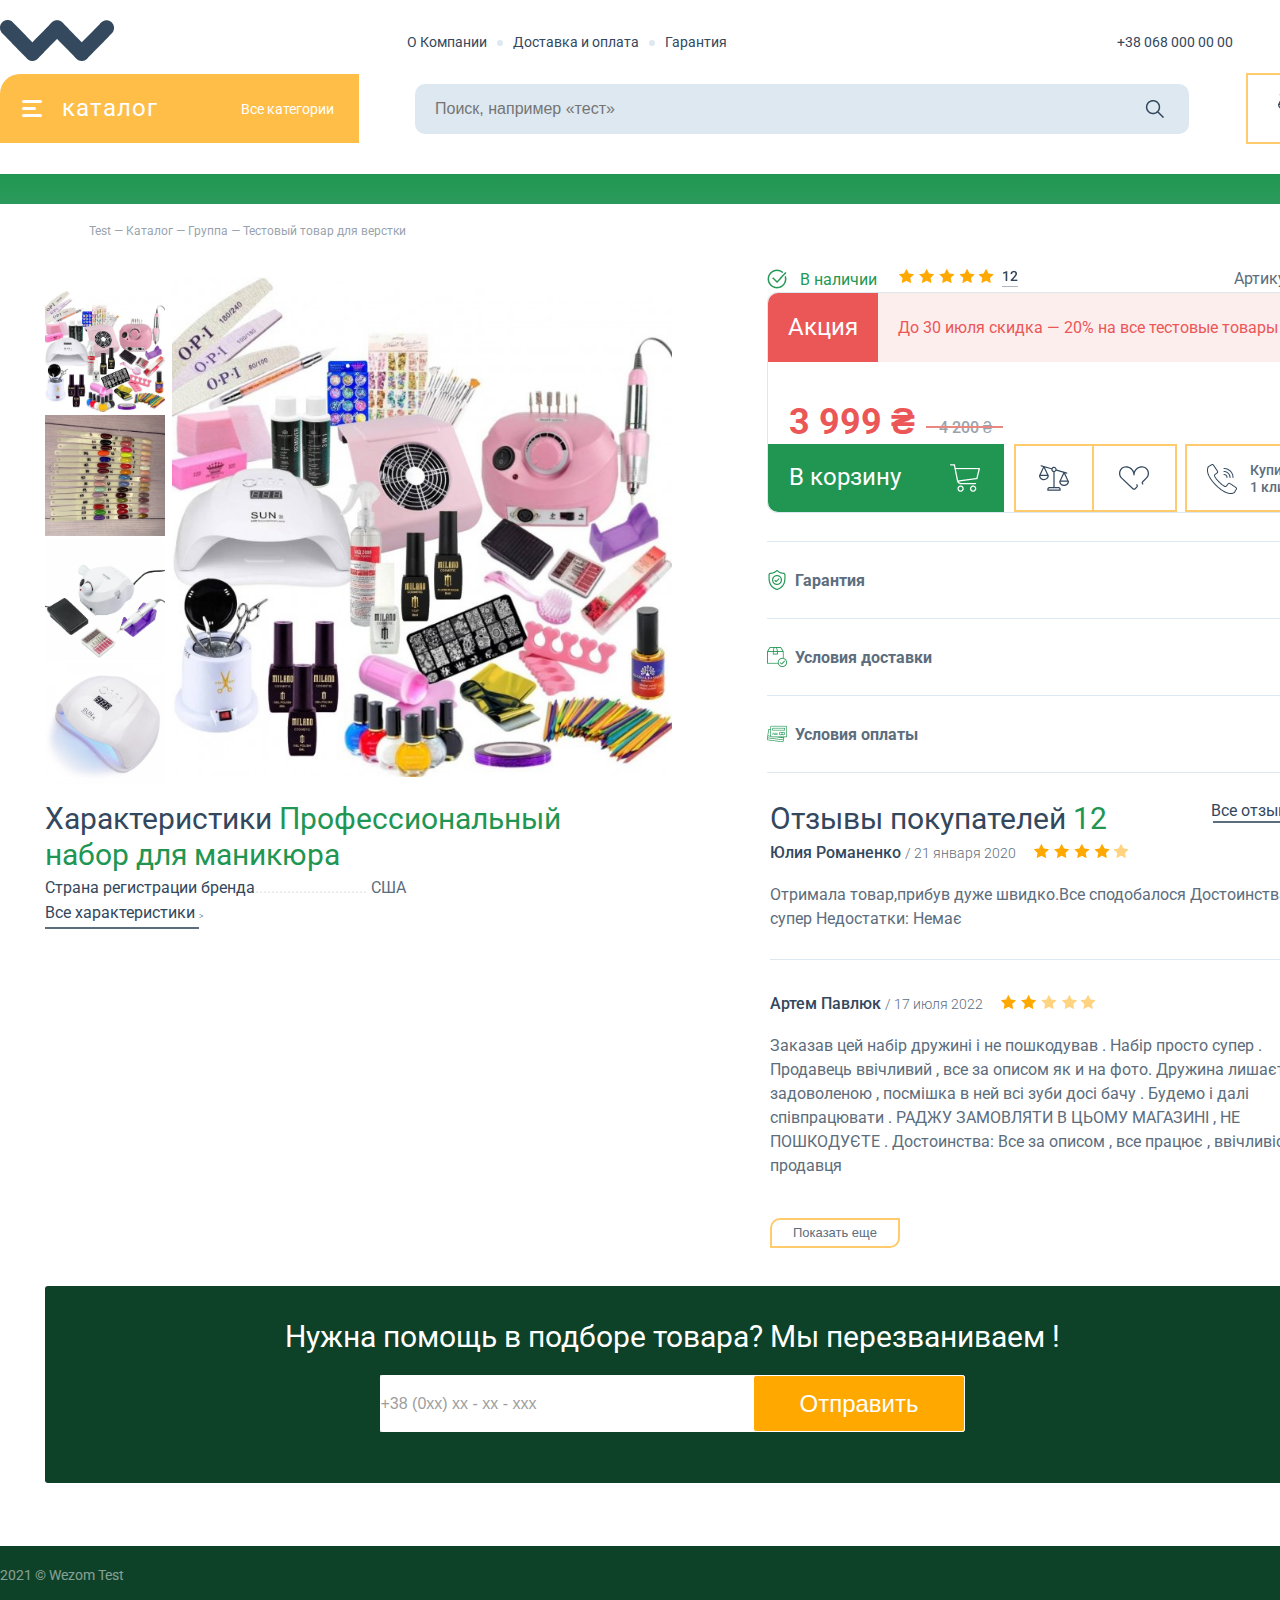
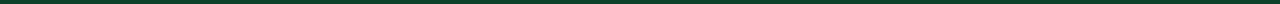
<file: page/nails.html>
<!doctype html>
<html lang="en">
<head>
    <meta charset="UTF-8">
    <meta name="viewport"
          content="width=device-width, user-scalable=no, initial-scale=1.0, maximum-scale=1.0, minimum-scale=1.0">
    <meta http-equiv="X-UA-Compatible" content="ie=edge">
    <title>Document</title>
    <link rel="stylesheet" href="../style/reset.css">
    <link rel="preconnect" href="https://fonts.googleapis.com">
    <link rel="preconnect" href="https://fonts.gstatic.com" crossorigin>
    <link href="https://fonts.googleapis.com/css2?family=Roboto:wght@400;500&display=swap" rel="stylesheet">
    <link rel="stylesheet" href="../style/index.css">
</head>
<body>

<header class="header">
    <div class="container">
        <div class="first_header">
            <div class="logo">
                <img src="../img/wezom_logo1.png" alt="">
            </div>
            <ul class="panels">
                <li class="panel">О Компании</li>
                <div class="dot"></div>
                <li class="panel">Доставка и оплата</li>
                <div class="dot"></div>
                <li class="panel">Гарантия</li>
            </ul>
            <div class="number">
                <p>+38 068 000 00 00</p>
            </div>
            <ul class="langs">
                <li class="lang">Ua</li>
                <div class="dot"></div>
                <li class="lang">Ru</li>
            </ul>
            <div class="sign_in">
                <p class="sign">Войти</p>
                <div>
                    <img src="../img/akk.png" alt="">
                </div>
            </div>
        </div>
        <div class="second_header container">
            <div class="burger_menu">
                <div class="burger">
                    <div class="passive">
                        <div class="strip strip1"></div>
                        <div class="strip strip2"></div>
                        <div class="strip strip3"></div>
                    </div>
                    <div class="active">
                        <div class="strip strip4"></div>
                        <div class="strip strip5"></div>
                    </div>
                </div>
                <div class="menu active">
                    <div class="df menu_selection">
                        <img style="padding-right: 20px" src="../img/power 1.png" alt="">
                        <a href="../page/tools.html" class="text_of_selection">Инструменты<span
                                style="font-size: 10px; padding-left: 60px; padding-right: 22px">ᐳ</span></a>
                    </div>
                    <div class="df menu_selection">
                        <img style="padding-right: 20px" src="../img/cartridge.png" alt="">
                        <a href="../page/bed_for_dog.html" class="text_of_selection">Лежак для собак<span
                                style="font-size: 10px; padding-left: 60px; padding-right: 22px">ᐳ</span></a>
                    </div>
                    <div class="df menu_selection">
                        <img style="padding-right: 20px" src="../img/geometry.png" alt="">
                        <a href="../page/coffee_maker.html" class="text_of_selection">Кофеварка<span
                                style="font-size: 10px; padding-left: 60px; padding-right: 22px">ᐳ</span></a>
                    </div>
                    <div class="df menu_selection">
                        <img style="padding-right: 20px" src="../img/aktuator.png" alt="">
                        <a href="../page/TV.html" class="text_of_selection">Телевизор Samsung<span
                                style="font-size: 10px; padding-left: 60px; padding-right: 22px">ᐳ</span></a>
                    </div>
                    <div class="df menu_selection">
                        <img style="padding-right: 20px" src="../img/servoprivod.png" alt="">
                        <a href="../page/nails.html" class="text_of_selection">Набор для маникюра<span
                                style="font-size: 10px; padding-left: 60px; padding-right: 22px">ᐳ</span></a>
                    </div>
                    <div class="df menu_selection">
                        <img style="padding-right: 20px" src="../img/power 1.png" alt="">
                        <a href="../page/solar_station.html" class="text_of_selection">Cолнечная станция<span
                                style="font-size: 10px; padding-left: 60px; padding-right: 22px">ᐳ</span></a>
                    </div>
                    <div class="df menu_selection">
                        <img style="padding-right: 20px" src="../img/power 1.png" alt="">
                        <a href="../page/pool.html" class="text_of_selection">Бассейн каркасный<span
                                style="font-size: 10px; padding-left: 60px; padding-right: 22px">ᐳ</span></a>
                    </div>
                    <div class="df menu_selection">
                        <img style="padding-right: 20px" src="../img/power 1.png" alt="">
                        <a href="../page/power.html" class="text_of_selection">УМБ Promate PowerMag<span
                                style="font-size: 10px; padding-left: 60px; padding-right: 22px">ᐳ</span></a>
                    </div>
                </div>
                <p class="catalog">каталог</p>
                <a class="all_catalog" href="../index.html">Все категории</a>

            </div>
            <form class="all-search">
                <input type="text" name=text" class="search" placeholder="Поиск, например «тест»">
                <img width="19" height="18" src="../img/search.png" alt="">
            </form>
            <div class="favorite_menu">
                <div class="vaga">
                    <img class="vaga-img" src="../img/vaga.svg" alt="">
                </div>
                <div class="favorite">
                    <img class="favorite-img" width="30" height="24" src="../img/favorite.svg" alt="">
                </div>

                <div class="basket">
                    <div class="basket1">
                        <img class="basket-img" src="../img/basket.svg" alt="">
                    </div>
                    <div class="basket2">
                        <img class="basket-img" src="../img/basket.svg" alt="">
                    </div>
                    <div class="heel">
                        <p class="availability_of_basket">В корзине <span class="availability_of_product">0</span> товара</p>

                        <p class="availability_of_summ">На сумму <span class="availability_of_num">0</span>₴</p>

                    </div>
                </div>

            </div>
        </div>
    </div>
</header>


<main class="main">
    <div class="retreat">
        <div class="container">
            <div class="indent">

                <section class="tools">
                    <p class="history">Test — Каталог — Группа — Тестовый товар для верстки</p>
                    <div class="all_tools">
                        <img height="121" width="120" id="1" src="../img/nails.jpeg" alt="" class="turbine_img">

                        <div class="tool vacuum">
                            <img height="121" width="120" id="2" src="../img/nail1.jpeg" alt=""
                                 class="vacuum_img">
                        </div>

                        <div class="tool collector1">
                            <img height="121" width="120" id="3" src="../img/nails2.png" alt=""
                                 class="collector1_img">
                        </div>

                        <div class="tool collector2">
                            <img height="121" width="120" id="4" src="../img/nails3.jpeg" alt=""
                                 class="collector2_img">
                        </div>
                    </div>

                    <img src="../img/nails.jpeg" alt="" class="big_tools">
                </section>


                <section class="about_tools">
                    <div class="info">
                        <div class="in_stock">
                            <img src="../img/check.png" alt="">
                            <p class="stock">В наличии</p>
                        </div>
                        <div class="stars">
                            <img src="../img/stars.png"/>

                        </div>
                        <div class="code">
                            <p>Артикул: <span class="articul grey">100500</span></p>
                        </div>
                    </div>

                    <div class="prices">
                        <div class="sale">
                            <p class="text_sale">Акция</p>
                            <p class="rebate">До 30 июля скидка — 20% на все тестовые товары</p>
                        </div>
                        <div class="price">
                            <p class="new_price">3 999 ₴</p>
                            <p class="old_price">4 200 ₴</p>
                        </div>
                        <div class="buy">
                            <div class="in_basket">
                                <p style="height: 29px;" class="in__basket">В корзину</p>
                                <img src="../img/bassket.png" alt="">

                            </div>
                            <div class="interesting">
                                <img width="30" height="30" class="vaga2" src="../img/vaga.svg" alt="">
                                <img width="30" height="24" class="fav" src="../img/favorite.svg" alt="">
                            </div>
                            <div class="buy_on_click">
                                <img width="30" height="30" src="../img/tel.png" alt="" class="on_click">
                                <p class="buy__on__click">Купить в
                                    1 клик</p>
                            </div>
                        </div>
                    </div>

                    <div class="conditions">
                        <div class="line"></div>
                        <div class="df  warranty">
                            <img class="img_warranty" src="../img/Warranty.png" alt="">
                            <p class="text_warranty text_conditions">Гарантия</p>
                            <img class="path" src="../img/Path.png" alt="">
                        </div>
                        <div class="line"></div>
                        <div class="df  delivery_terms">
                            <img class="img_delivery_terms" src="../img/term.png" alt="">
                            <p class="text_delivery_terms text_conditions">Условия доставки</p>
                            <img class="path" src="../img/Path.png" alt="">
                        </div>
                        <div class="line"></div>
                        <div class="df payment">
                            <img class="credit_card" src="../img/credit-card.png" alt="">
                            <p class="text_payment text_conditions">Условия оплаты</p>
                            <img class="path" src="../img/Path.png" alt="">
                        </div>
                        <div class="line"></div>
                    </div>
                </section>


                <section class="characteristic">
                    <p class="title_characteristic">Характеристики <span
                            class="green">Профессиональный набор для маникюра</span>
                    </p>

                    <div class="all_type df">
                        <h6 class="type">Страна регистрации бренда<span class="dots">...........................</span></h6>
                        <h6 class="group"><span class="dots">.</span> США</h6>
                    </div>
                    <p class="all_characteristic">Все характеристики <span style="font-size: 6px">ᐳ</span></p>
                </section>

                <section class="review">
                    <div class="df customer_reviews">
                        <p class="title_customer_reviews">Отзывы покупателей <span class="green">12</span></p>
                        <p class="all_review">Все отзывы <span style="font-size: 14px">ᐳ</span></p>
                    </div>

                    <div class="comment">
                        <div class="df header_comment">
                            <p class="name">Юлия Романенко <span class="date">/  21 января 2020</span></p>
                            <img src="../img/Group 36.png" alt="" class="starrs">
                        </div>
                        <p class="text_comment">Отримала товар,прибув дуже швидко.Все сподобалося

                            Достоинства: Все супер
                            Недостатки: Немає
                        </p>
                    </div>
                    <div class="line"></div>
                    <div class="comment">
                        <div class="header_comment df">
                            <p class="name">Артем Павлюк <span class="date">/  17 июля 2022</span></p>
                            <img src="../img/Group%2038.png" alt="" class="starrs">
                        </div>
                        <p class="text_comment">Заказав цей набір дружині і не пошкодував . Набір просто супер . Продавець ввічливий , все за описом як и на фото. Дружина лишається задоволеною , посмішка в ней всі зуби досі бачу . Будемо і далі співпрацювати . РАДЖУ ЗАМОВЛЯТИ В ЦЬОМУ МАГАЗИНІ , НЕ ПОШКОДУЄТЕ .

                            Достоинства: Все за описом , все працює , ввічливість продавця
                    </div>
                    <button class="more">Показать еще</button>
                </section>


                <section class="help">
                    <p class="title_help">Нужна помощь в подборе товара? Мы перезваниваем !</p>
                    <form action="" class="for_call">
                        <input class="nmbr" type="number" placeholder="+38 (0xx) xx - xx - xxx">
                        <button class="send">Отправить</button>
                    </form>
                </section>
            </div>
        </div>
    </div>

</main>

<footer class="footer">
    <div class="container2">
        <p class="text_footer">2021 © Wezom Test</p>
        <p class="text_footer">Тестовое \\ Wezom</p>
    </div>
</footer>

<script src="../script.js"></script>
</body>
</html>
</file>
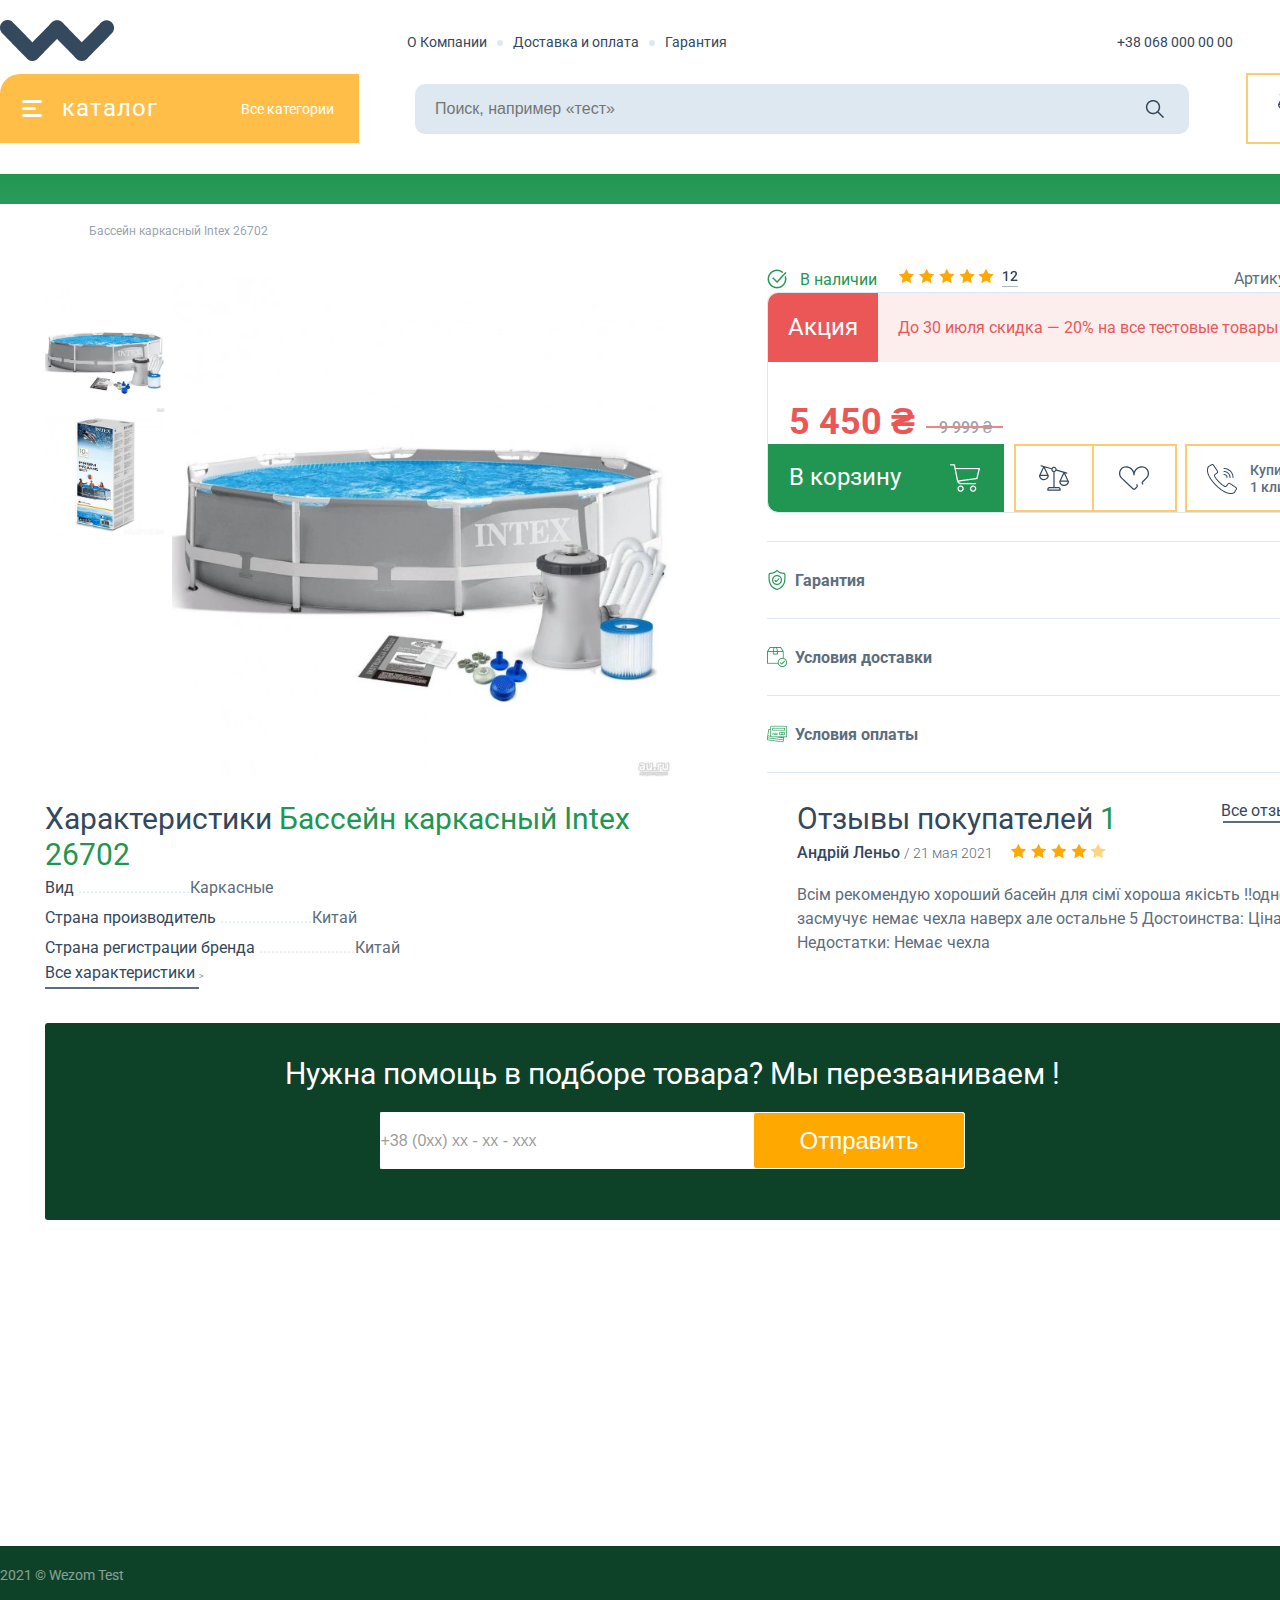
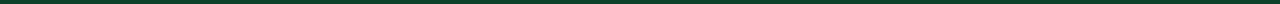
<file: page/pool.html>
<!doctype html>
<html lang="en">
<head>
    <meta charset="UTF-8">
    <meta name="viewport"
          content="width=device-width, user-scalable=no, initial-scale=1.0, maximum-scale=1.0, minimum-scale=1.0">
    <meta http-equiv="X-UA-Compatible" content="ie=edge">
    <title>Document</title>
    <link rel="stylesheet" href="../style/reset.css">
    <link rel="preconnect" href="https://fonts.googleapis.com">
    <link rel="preconnect" href="https://fonts.gstatic.com" crossorigin>
    <link href="https://fonts.googleapis.com/css2?family=Roboto:wght@400;500&display=swap" rel="stylesheet">
    <link rel="stylesheet" href="../style/index.css">
</head>
<body>

<header class="header">
    <div class="container">
        <div class="first_header">
            <div class="logo">
                <img src="../img/wezom_logo1.png" alt="">
            </div>
            <ul class="panels">
                <li class="panel">О Компании</li>
                <div class="dot"></div>
                <li class="panel">Доставка и оплата</li>
                <div class="dot"></div>
                <li class="panel">Гарантия</li>
            </ul>
            <div class="number">
                <p>+38 068 000 00 00</p>
            </div>
            <ul class="langs">
                <li class="lang">Ua</li>
                <div class="dot"></div>
                <li class="lang">Ru</li>
            </ul>
            <div class="sign_in">
                <p class="sign">Войти</p>
                <div>
                    <img src="../img/akk.png" alt="">
                </div>
            </div>
        </div>
        <div class="second_header container">
            <div class="burger_menu">
                <div class="burger">
                    <div class="passive">
                        <div class="strip strip1"></div>
                        <div class="strip strip2"></div>
                        <div class="strip strip3"></div>
                    </div>
                    <div class="active">
                        <div class="strip strip4"></div>
                        <div class="strip strip5"></div>
                    </div>
                </div>
                <div class="menu active">
                    <div class="df menu_selection">
                        <img style="padding-right: 20px" src="../img/power 1.png" alt="">
                        <a href="../page/tools.html" class="text_of_selection">Инструменты<span
                                style="font-size: 10px; padding-left: 60px; padding-right: 22px">ᐳ</span></a>
                    </div>
                    <div class="df menu_selection">
                        <img style="padding-right: 20px" src="../img/cartridge.png" alt="">
                        <a href="../page/bed_for_dog.html" class="text_of_selection">Лежак для собак<span
                                style="font-size: 10px; padding-left: 60px; padding-right: 22px">ᐳ</span></a>
                    </div>
                    <div class="df menu_selection">
                        <img style="padding-right: 20px" src="../img/geometry.png" alt="">
                        <a href="../page/coffee_maker.html" class="text_of_selection">Кофеварка<span
                                style="font-size: 10px; padding-left: 60px; padding-right: 22px">ᐳ</span></a>
                    </div>
                    <div class="df menu_selection">
                        <img style="padding-right: 20px" src="../img/aktuator.png" alt="">
                        <a href="../page/TV.html" class="text_of_selection">Телевизор Samsung<span
                                style="font-size: 10px; padding-left: 60px; padding-right: 22px">ᐳ</span></a>
                    </div>
                    <div class="df menu_selection">
                        <img style="padding-right: 20px" src="../img/servoprivod.png" alt="">
                        <a href="../page/nails.html" class="text_of_selection">Набор для маникюра<span
                                style="font-size: 10px; padding-left: 60px; padding-right: 22px">ᐳ</span></a>
                    </div>
                    <div class="df menu_selection">
                        <img style="padding-right: 20px" src="../img/power 1.png" alt="">
                        <a href="../page/solar_station.html" class="text_of_selection">Cолнечная станция<span
                                style="font-size: 10px; padding-left: 60px; padding-right: 22px">ᐳ</span></a>
                    </div>
                    <div class="df menu_selection">
                        <img style="padding-right: 20px" src="../img/power 1.png" alt="">
                        <a href="../page/pool.html" class="text_of_selection">Бассейн каркасный<span
                                style="font-size: 10px; padding-left: 60px; padding-right: 22px">ᐳ</span></a>
                    </div>
                    <div class="df menu_selection">
                        <img style="padding-right: 20px" src="../img/power 1.png" alt="">
                        <a href="../page/power.html" class="text_of_selection">УМБ Promate PowerMag<span
                                style="font-size: 10px; padding-left: 60px; padding-right: 22px">ᐳ</span></a>
                    </div>
                </div>
                <p class="catalog">каталог</p>
                <a class="all_catalog" href="../index.html">Все категории</a>

            </div>
            <form class="all-search">
                <input type="text" name=text" class="search" placeholder="Поиск, например «тест»">
                <img width="19" height="18" src="../img/search.png" alt="">
            </form>
            <div class="favorite_menu">
                <div class="vaga">
                    <img class="vaga-img" src="../img/vaga.svg" alt="">
                </div>
                <div class="favorite">
                    <img class="favorite-img" width="30" height="24" src="../img/favorite.svg" alt="">
                </div>

                <div class="basket">
                    <div class="basket1">
                        <img class="basket-img" src="../img/basket.svg" alt="">
                    </div>
                    <div class="basket2">
                        <img class="basket-img" src="../img/basket.svg" alt="">
                    </div>
                    <div class="heel">
                        <p class="availability_of_basket">В корзине <span class="availability_of_product">0</span> товара</p>

                        <p class="availability_of_summ">На сумму <span class="availability_of_num">0</span>₴</p>

                    </div>
                </div>

            </div>
        </div>
    </div>
</header>


<main class="main">
    <div class="retreat">
        <div class="container">
            <div class="indent">

                <section class="tools">
                    <p class="history">Бассейн каркасный Intex 26702</p>
                    <div class="all_tools">
                        <img height="121" width="120" id="1" src="../img/pool.jpeg" alt="" class="turbine_img">

                        <div class="tool vacuum">
                            <img height="121" width="120" id="2" src="../img/pool1.jpeg" alt=""
                                 class="vacuum_img">
                        </div>


                    </div>

                    <img src="../img/pool.jpeg" alt="" class="big_tools">
                </section>


                <section class="about_tools">
                    <div class="info">
                        <div class="in_stock">
                            <img src="../img/check.png" alt="">
                            <p class="stock">В наличии</p>
                        </div>
                        <div class="stars">
                            <img src="../img/stars.png"/>

                        </div>
                        <div class="code">
                            <p>Артикул: <span class="articul grey">100500</span></p>
                        </div>
                    </div>

                    <div class="prices">
                        <div class="sale">
                            <p class="text_sale">Акция</p>
                            <p class="rebate">До 30 июля скидка — 20% на все тестовые товары</p>
                        </div>
                        <div class="price">
                            <p class="new_price">5 450 ₴</p>
                            <p class="old_price">9 999 ₴</p>
                        </div>
                        <div class="buy">
                            <div class="in_basket">
                                <p style="height: 29px;" class="in__basket">В корзину</p>
                                <img src="../img/bassket.png" alt="">

                            </div>
                            <div class="interesting">
                                <img width="30" height="30" class="vaga2" src="../img/vaga.svg" alt="">
                                <img width="30" height="24" class="fav" src="../img/favorite.svg" alt="">
                            </div>
                            <div class="buy_on_click">
                                <img width="30" height="30" src="../img/tel.png" alt="" class="on_click">
                                <p class="buy__on__click">Купить в
                                    1 клик</p>
                            </div>
                        </div>
                    </div>

                    <div class="conditions">
                        <div class="line"></div>
                        <div class="df  warranty">
                            <img class="img_warranty" src="../img/Warranty.png" alt="">
                            <p class="text_warranty text_conditions">Гарантия</p>
                            <img class="path" src="../img/Path.png" alt="">
                        </div>
                        <div class="line"></div>
                        <div class="df  delivery_terms">
                            <img class="img_delivery_terms" src="../img/term.png" alt="">
                            <p class="text_delivery_terms text_conditions">Условия доставки</p>
                            <img class="path" src="../img/Path.png" alt="">
                        </div>
                        <div class="line"></div>
                        <div class="df payment">
                            <img class="credit_card" src="../img/credit-card.png" alt="">
                            <p class="text_payment text_conditions">Условия оплаты</p>
                            <img class="path" src="../img/Path.png" alt="">
                        </div>
                        <div class="line"></div>
                    </div>
                </section>


                <section class="characteristic">
                    <p class="title_characteristic">Характеристики <span
                            class="green">Бассейн каркасный Intex 26702</span>
                    </p>

                    <div class="all_type df">
                        <h6 class="type">Вид <span class="dots">...........................</span></h6>
                        <h6 class="group"><span class="dots">.</span>Каркасные</h6>
                    </div>
                    <div class="all_type df">
                        <h6 class="type">Страна производитель<span class="dots"> ......................</span></h6>
                        <h6 class="group"><span class="dots">.</span>Китай</h6>

                    </div>
                    <div class="all_type df">
                        <h6 class="type">Страна регистрации бренда<span class="dots"> .......................</span></h6>
                        <h6 class="group"><span class="dots">.</span>Китай</h6>

                    </div>

                    <p class="all_characteristic">Все характеристики <span style="font-size: 6px">ᐳ</span></p>
                </section>

                <section class="review">
                    <div class="df customer_reviews">
                        <p class="title_customer_reviews">Отзывы покупателей <span class="green">1</span></p>
                        <p class="all_review">Все отзывы <span style="font-size: 14px">ᐳ</span></p>
                    </div>

                    <div class="comment">
                        <div class="df header_comment">
                            <p class="name">Андрій Леньо <span class="date">/  21 мая 2021</span></p>
                            <img src="../img/Group 36.png" alt="" class="starrs">
                        </div>
                        <p class="text_comment">Всім рекомендую хороший басейн для сімї хороша якісьть !!одне що засмучує немає чехла наверх але остальне 5

                            Достоинства:
                            Ціна /якісьть

                            Недостатки:
                            Немає чехла</p>
                    </div>
                </section>


                <section class="help">
                    <p class="title_help">Нужна помощь в подборе товара? Мы перезваниваем !</p>
                    <form action="" class="for_call">
                        <input class="nmbr" type="number" placeholder="+38 (0xx) xx - xx - xxx">
                        <button class="send">Отправить</button>
                    </form>
                </section>
            </div>
        </div>
    </div>

</main>

<footer class="footer">
    <div class="container2">
        <p class="text_footer">2021 © Wezom Test</p>
        <p class="text_footer">Тестовое \\ Wezom</p>
    </div>
</footer>

<script src="../script.js"></script>
</body>
</html>
</file>
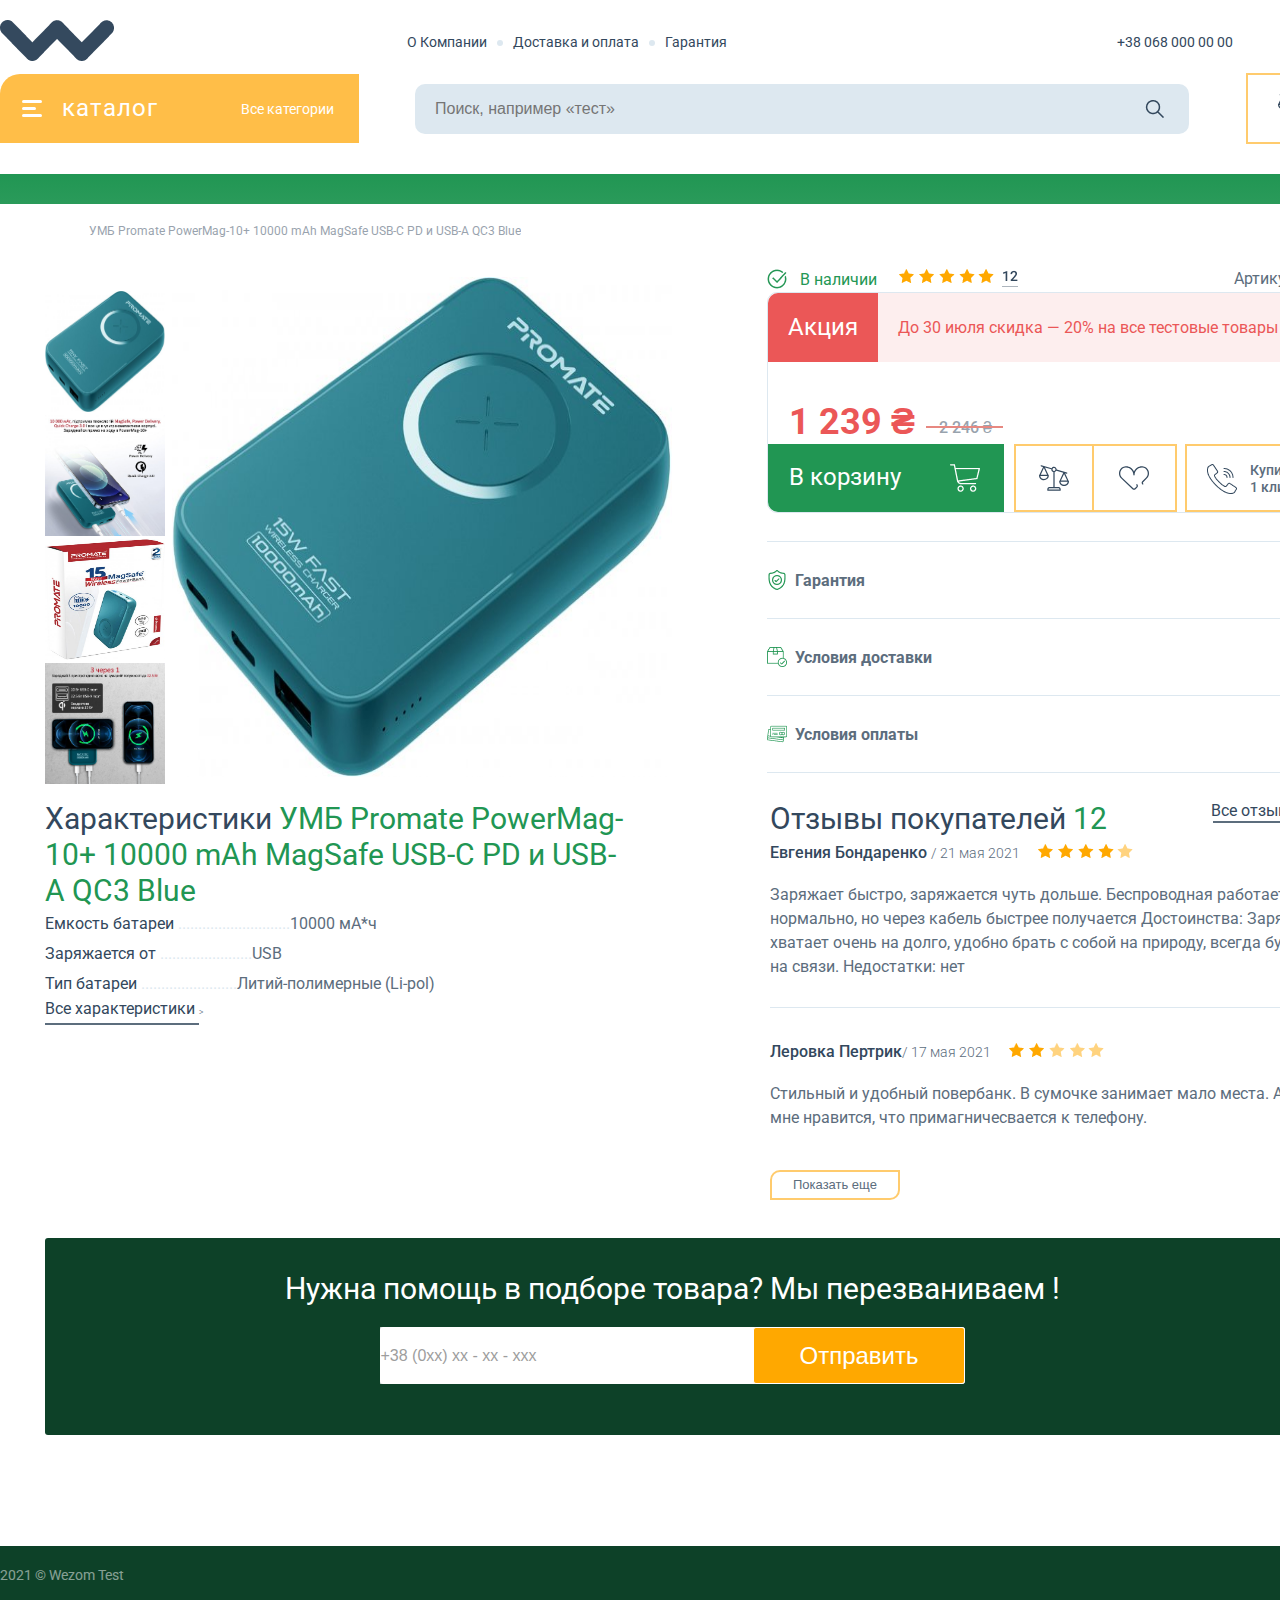
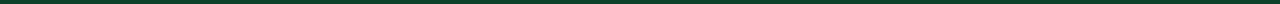
<file: page/power.html>
<!doctype html>
<html lang="en">
<head>
    <meta charset="UTF-8">
    <meta name="viewport"
          content="width=device-width, user-scalable=no, initial-scale=1.0, maximum-scale=1.0, minimum-scale=1.0">
    <meta http-equiv="X-UA-Compatible" content="ie=edge">
    <title>Document</title>
    <link rel="stylesheet" href="../style/reset.css">
    <link rel="preconnect" href="https://fonts.googleapis.com">
    <link rel="preconnect" href="https://fonts.gstatic.com" crossorigin>
    <link href="https://fonts.googleapis.com/css2?family=Roboto:wght@400;500&display=swap" rel="stylesheet">
    <link rel="stylesheet" href="../style/index.css">
</head>
<body>

<header class="header">
    <div class="container">
        <div class="first_header">
            <div class="logo">
                <img src="../img/wezom_logo1.png" alt="">
            </div>
            <ul class="panels">
                <li class="panel">О Компании</li>
                <div class="dot"></div>
                <li class="panel">Доставка и оплата</li>
                <div class="dot"></div>
                <li class="panel">Гарантия</li>
            </ul>
            <div class="number">
                <p>+38 068 000 00 00</p>
            </div>
            <ul class="langs">
                <li class="lang">Ua</li>
                <div class="dot"></div>
                <li class="lang">Ru</li>
            </ul>
            <div class="sign_in">
                <p class="sign">Войти</p>
                <div>
                    <img src="../img/akk.png" alt="">
                </div>
            </div>
        </div>
        <div class="second_header container">
            <div class="burger_menu">
                <div class="burger">
                    <div class="passive">
                        <div class="strip strip1"></div>
                        <div class="strip strip2"></div>
                        <div class="strip strip3"></div>
                    </div>
                    <div class="active">
                        <div class="strip strip4"></div>
                        <div class="strip strip5"></div>
                    </div>
                </div>
                <div class="menu active">
                    <div class="df menu_selection">
                        <img style="padding-right: 20px" src="../img/power 1.png" alt="">
                        <a href="../page/tools.html" class="text_of_selection">Инструменты<span
                                style="font-size: 10px; padding-left: 60px; padding-right: 22px">ᐳ</span></a>
                    </div>
                    <div class="df menu_selection">
                        <img style="padding-right: 20px" src="../img/cartridge.png" alt="">
                        <a href="../page/bed_for_dog.html" class="text_of_selection">Лежак для собак<span
                                style="font-size: 10px; padding-left: 60px; padding-right: 22px">ᐳ</span></a>
                    </div>
                    <div class="df menu_selection">
                        <img style="padding-right: 20px" src="../img/geometry.png" alt="">
                        <a href="../page/coffee_maker.html" class="text_of_selection">Кофеварка<span
                                style="font-size: 10px; padding-left: 60px; padding-right: 22px">ᐳ</span></a>
                    </div>
                    <div class="df menu_selection">
                        <img style="padding-right: 20px" src="../img/aktuator.png" alt="">
                        <a href="../page/TV.html" class="text_of_selection">Телевизор Samsung<span
                                style="font-size: 10px; padding-left: 60px; padding-right: 22px">ᐳ</span></a>
                    </div>
                    <div class="df menu_selection">
                        <img style="padding-right: 20px" src="../img/servoprivod.png" alt="">
                        <a href="../page/nails.html" class="text_of_selection">Набор для маникюра<span
                                style="font-size: 10px; padding-left: 60px; padding-right: 22px">ᐳ</span></a>
                    </div>
                    <div class="df menu_selection">
                        <img style="padding-right: 20px" src="../img/power 1.png" alt="">
                        <a href="../page/solar_station.html" class="text_of_selection">Cолнечная станция<span
                                style="font-size: 10px; padding-left: 60px; padding-right: 22px">ᐳ</span></a>
                    </div>
                    <div class="df menu_selection">
                        <img style="padding-right: 20px" src="../img/power 1.png" alt="">
                        <a href="../page/pool.html" class="text_of_selection">Бассейн каркасный<span
                                style="font-size: 10px; padding-left: 60px; padding-right: 22px">ᐳ</span></a>
                    </div>
                    <div class="df menu_selection">
                        <img style="padding-right: 20px" src="../img/power 1.png" alt="">
                        <a href="../page/power.html" class="text_of_selection">УМБ Promate PowerMag<span
                                style="font-size: 10px; padding-left: 60px; padding-right: 22px">ᐳ</span></a>
                    </div>
                </div>
                <p class="catalog">каталог</p>
                <a class="all_catalog" href="../index.html">Все категории</a>

            </div>
            <form class="all-search">
                <input type="text" name=text" class="search" placeholder="Поиск, например «тест»">
                <img width="19" height="18" src="../img/search.png" alt="">
            </form>
            <div class="favorite_menu">
                <div class="vaga">
                    <img class="vaga-img" src="../img/vaga.svg" alt="">
                </div>
                <div class="favorite">
                    <img class="favorite-img" width="30" height="24" src="../img/favorite.svg" alt="">
                </div>

                <div class="basket">
                    <div class="basket1">
                        <img class="basket-img" src="../img/basket.svg" alt="">
                    </div>
                    <div class="basket2">
                        <img class="basket-img" src="../img/basket.svg" alt="">
                    </div>
                    <div class="heel">
                        <p class="availability_of_basket">В корзине <span class="availability_of_product">0</span> товара</p>

                        <p class="availability_of_summ">На сумму <span class="availability_of_num">0</span>₴</p>

                    </div>
                </div>

            </div>
        </div>
    </div>
</header>


<main class="main">
    <div class="retreat">
        <div class="container">
            <div class="indent">

                <section class="tools">
                    <p class="history">УМБ Promate PowerMag-10+ 10000 mAh MagSafe USB-C PD и USB-А QC3 Blue</p>
                    <div class="all_tools">
                        <img height="121" width="120" id="1" src="../img/power.jpeg" alt="" class="turbine_img">

                        <div class="tool vacuum">
                            <img height="121" width="120" id="2" src="../img/power1.jpeg" alt=""
                                 class="vacuum_img">
                        </div>

                        <div class="tool collector1">
                            <img height="121" width="120" id="3" src="../img/power2.jpeg" alt=""
                                 class="collector1_img">
                        </div>

                        <div class="tool collector2">
                            <img height="121" width="120" id="4" src="../img/power3.jpeg" alt=""
                                 class="collector2_img">
                        </div>
                    </div>
                    <img src="../img/power.jpeg" alt="" class="big_tools">

                </section>


                <section class="about_tools">
                    <div class="info">
                        <div class="in_stock">
                            <img src="../img/check.png" alt="">
                            <p class="stock">В наличии</p>
                        </div>
                        <div class="stars">
                            <img src="../img/stars.png"/>

                        </div>
                        <div class="code">
                            <p>Артикул: <span class="articul grey">100500</span></p>
                        </div>
                    </div>

                    <div class="prices">
                        <div class="sale">
                            <p class="text_sale">Акция</p>
                            <p class="rebate">До 30 июля скидка — 20% на все тестовые товары</p>
                        </div>
                        <div class="price">
                            <p class="new_price">1 239 ₴</p>
                            <p class="old_price">2 246 ₴</p>
                        </div>
                        <div class="buy">
                            <div class="in_basket">
                                <p style="height: 29px;" class="in__basket">В корзину</p>
                                <img src="../img/bassket.png" alt="">

                            </div>
                            <div class="interesting">
                                <img width="30" height="30" class="vaga2" src="../img/vaga.svg" alt="">
                                <img width="30" height="24" class="fav" src="../img/favorite.svg" alt="">
                            </div>
                            <div class="buy_on_click">
                                <img width="30" height="30" src="../img/tel.png" alt="" class="on_click">
                                <p class="buy__on__click">Купить в
                                    1 клик</p>
                            </div>
                        </div>
                    </div>

                    <div class="conditions">
                        <div class="line"></div>
                        <div class="df  warranty">
                            <img class="img_warranty" src="../img/Warranty.png" alt="">
                            <p class="text_warranty text_conditions">Гарантия</p>
                            <img class="path" src="../img/Path.png" alt="">
                        </div>
                        <div class="line"></div>
                        <div class="df  delivery_terms">
                            <img class="img_delivery_terms" src="../img/term.png" alt="">
                            <p class="text_delivery_terms text_conditions">Условия доставки</p>
                            <img class="path" src="../img/Path.png" alt="">
                        </div>
                        <div class="line"></div>
                        <div class="df payment">
                            <img class="credit_card" src="../img/credit-card.png" alt="">
                            <p class="text_payment text_conditions">Условия оплаты</p>
                            <img class="path" src="../img/Path.png" alt="">
                        </div>
                        <div class="line"></div>
                    </div>
                </section>


                <section class="characteristic">
                    <p class="title_characteristic">Характеристики <span
                            class="green">УМБ Promate PowerMag-10+ 10000 mAh MagSafe USB-C PD и USB-А QC3 Blue</span>
                    </p>

                    <div class="all_type df">
                        <h6 class="type">Емкость батареи <span class="dots">...........................</span></h6>
                        <h6 class="group"><span class="dots">.</span>10000 мА*ч</h6>
                    </div>
                    <div class="all_type df">
                        <h6 class="type">Заряжается от<span class="dots"> ......................</span></h6>
                        <h6 class="group"><span class="dots">.</span>USB</h6>

                    </div>
                    <div class="all_type df">
                        <h6 class="type">Тип батареи<span class="dots"> .......................</span></h6>
                        <h6 class="group"><span class="dots">.</span>Литий-полимерные (Li-pol)</h6>

                    </div>

                    <p class="all_characteristic">Все характеристики <span style="font-size: 6px">ᐳ</span></p>
                </section>

                <section class="review">
                    <div class="df customer_reviews">
                        <p class="title_customer_reviews">Отзывы покупателей <span class="green">12</span></p>
                        <p class="all_review">Все отзывы <span style="font-size: 14px">ᐳ</span></p>
                    </div>

                    <div class="comment">
                        <div class="df header_comment">
                            <p class="name">Евгения Бондаренко <span class="date">/  21 мая 2021</span></p>
                            <img src="../img/Group 36.png" alt="" class="starrs">
                        </div>
                        <p class="text_comment">Заряжает быстро, заряжается чуть дольше.
                            Беспроводная работает нормально, но через кабель быстрее получается

                            Достоинства:
                            Зарядки хватает очень на долго, удобно брать с собой на природу, всегда будешь на связи.

                            Недостатки:
                            нет</p>
                    </div>
                    <div class="line"></div>
                    <div class="comment">
                        <div class="header_comment df">
                            <p class="name">Леровка Пертрик<span class="date">/  17 мая 2021</span></p>
                            <img src="../img/Group%2038.png" alt="" class="starrs">
                        </div>
                        <p class="text_comment">Стильный и удобный повербанк. В сумочке занимает мало места. А еще мне нравится, что примагничесвается к телефону.</p>
                    </div>
                    <button class="more">Показать еще</button>
                </section>


                <section class="help">
                    <p class="title_help">Нужна помощь в подборе товара? Мы перезваниваем !</p>
                    <form action="" class="for_call">
                        <input class="nmbr" type="number" placeholder="+38 (0xx) xx - xx - xxx">
                        <button class="send">Отправить</button>
                    </form>
                </section>
            </div>
        </div>
    </div>

</main>

<footer class="footer">
    <div class="container2">
        <p class="text_footer">2021 © Wezom Test</p>
        <p class="text_footer">Тестовое \\ Wezom</p>
    </div>
</footer>

<script src="../script.js"></script>
</body>
</html>
</file>
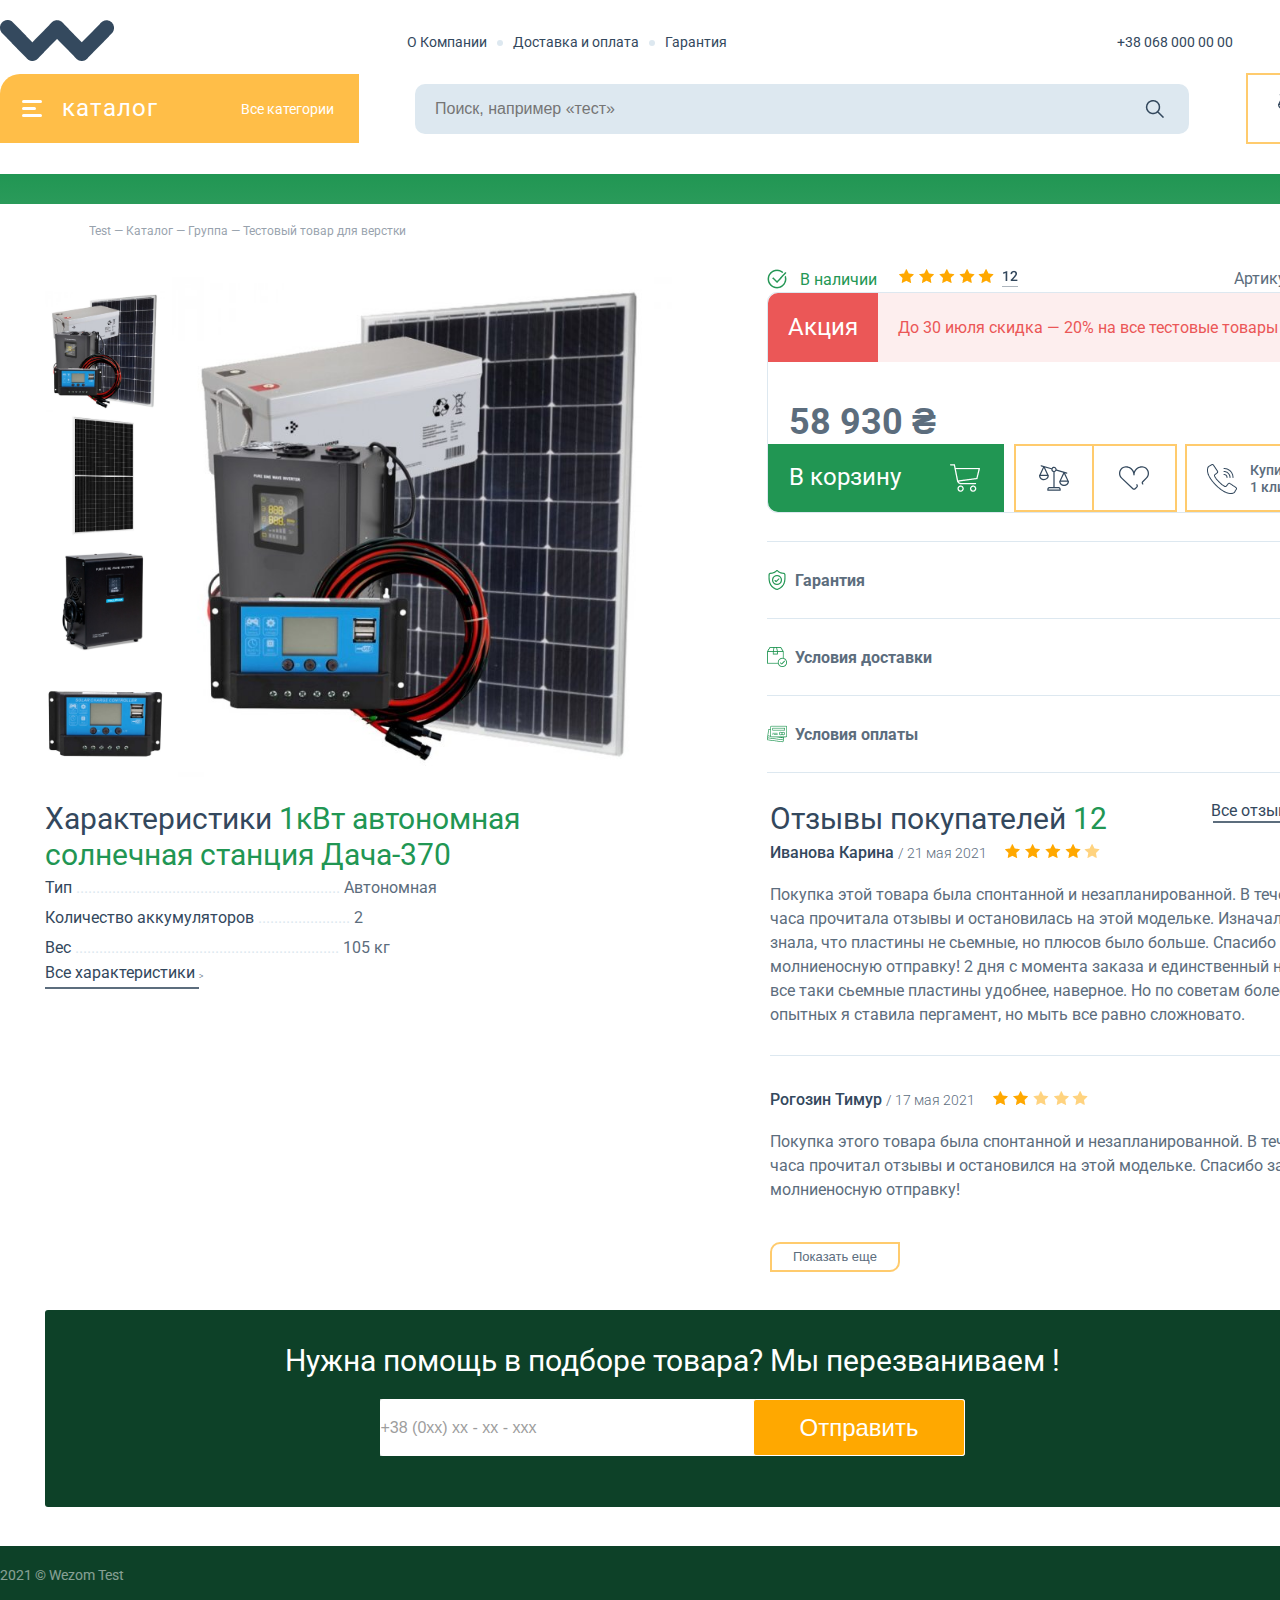
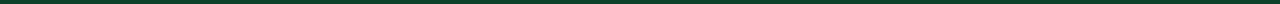
<file: page/solar_station.html>
<!doctype html>
<html lang="en">
<head>
    <meta charset="UTF-8">
    <meta name="viewport"
          content="width=device-width, user-scalable=no, initial-scale=1.0, maximum-scale=1.0, minimum-scale=1.0">
    <meta http-equiv="X-UA-Compatible" content="ie=edge">
    <title>Document</title>
    <link rel="stylesheet" href="../style/reset.css">
    <link rel="preconnect" href="https://fonts.googleapis.com">
    <link rel="preconnect" href="https://fonts.gstatic.com" crossorigin>
    <link href="https://fonts.googleapis.com/css2?family=Roboto:wght@400;500&display=swap" rel="stylesheet">
    <link rel="stylesheet" href="../style/index.css">
</head>
<body>

<header class="header">
    <div class="container">
        <div class="first_header">
            <div class="logo">
                <img src="../img/wezom_logo1.png" alt="">
            </div>
            <ul class="panels">
                <li class="panel">О Компании</li>
                <div class="dot"></div>
                <li class="panel">Доставка и оплата</li>
                <div class="dot"></div>
                <li class="panel">Гарантия</li>
            </ul>
            <div class="number">
                <p>+38 068 000 00 00</p>
            </div>
            <ul class="langs">
                <li class="lang">Ua</li>
                <div class="dot"></div>
                <li class="lang">Ru</li>
            </ul>
            <div class="sign_in">
                <p class="sign">Войти</p>
                <div>
                    <img src="../img/akk.png" alt="">
                </div>
            </div>
        </div>
        <div class="second_header container">
            <div class="burger_menu">
                <div class="burger">
                    <div class="passive">
                        <div class="strip strip1"></div>
                        <div class="strip strip2"></div>
                        <div class="strip strip3"></div>
                    </div>
                    <div class="active">
                        <div class="strip strip4"></div>
                        <div class="strip strip5"></div>
                    </div>
                </div>
                <div class="menu active">
                    <div class="df menu_selection">
                        <img style="padding-right: 20px" src="../img/power 1.png" alt="">
                        <a href="../page/tools.html" class="text_of_selection">Инструменты<span
                                style="font-size: 10px; padding-left: 60px; padding-right: 22px">ᐳ</span></a>
                    </div>
                    <div class="df menu_selection">
                        <img style="padding-right: 20px" src="../img/cartridge.png" alt="">
                        <a href="../page/bed_for_dog.html" class="text_of_selection">Лежак для собак<span
                                style="font-size: 10px; padding-left: 60px; padding-right: 22px">ᐳ</span></a>
                    </div>
                    <div class="df menu_selection">
                        <img style="padding-right: 20px" src="../img/geometry.png" alt="">
                        <a href="../page/coffee_maker.html" class="text_of_selection">Кофеварка<span
                                style="font-size: 10px; padding-left: 60px; padding-right: 22px">ᐳ</span></a>
                    </div>
                    <div class="df menu_selection">
                        <img style="padding-right: 20px" src="../img/aktuator.png" alt="">
                        <a href="../page/TV.html" class="text_of_selection">Телевизор Samsung<span
                                style="font-size: 10px; padding-left: 60px; padding-right: 22px">ᐳ</span></a>
                    </div>
                    <div class="df menu_selection">
                        <img style="padding-right: 20px" src="../img/servoprivod.png" alt="">
                        <a href="../page/nails.html" class="text_of_selection">Набор для маникюра<span
                                style="font-size: 10px; padding-left: 60px; padding-right: 22px">ᐳ</span></a>
                    </div>
                    <div class="df menu_selection">
                        <img style="padding-right: 20px" src="../img/power 1.png" alt="">
                        <a href="../page/solar_station.html" class="text_of_selection">Cолнечная станция<span
                                style="font-size: 10px; padding-left: 60px; padding-right: 22px">ᐳ</span></a>
                    </div>
                    <div class="df menu_selection">
                        <img style="padding-right: 20px" src="../img/power 1.png" alt="">
                        <a href="../page/pool.html" class="text_of_selection">Бассейн каркасный<span
                                style="font-size: 10px; padding-left: 60px; padding-right: 22px">ᐳ</span></a>
                    </div>
                    <div class="df menu_selection">
                        <img style="padding-right: 20px" src="../img/power 1.png" alt="">
                        <a href="../page/power.html" class="text_of_selection">УМБ Promate PowerMag<span
                                style="font-size: 10px; padding-left: 60px; padding-right: 22px">ᐳ</span></a>
                    </div>
                </div>
                <p class="catalog">каталог</p>
                <a class="all_catalog" href="../index.html">Все категории</a>

            </div>
            <form class="all-search">
                <input type="text" name=text" class="search" placeholder="Поиск, например «тест»">
                <img width="19" height="18" src="../img/search.png" alt="">
            </form>
            <div class="favorite_menu">
                <div class="vaga">
                    <img class="vaga-img" src="../img/vaga.svg" alt="">
                </div>
                <div class="favorite">
                    <img class="favorite-img" width="30" height="24" src="../img/favorite.svg" alt="">
                </div>

                <div class="basket">
                    <div class="basket1">
                        <img class="basket-img" src="../img/basket.svg" alt="">
                    </div>
                    <div class="basket2">
                        <img class="basket-img" src="../img/basket.svg" alt="">
                    </div>
                    <div class="heel">
                        <p class="availability_of_basket">В корзине <span class="availability_of_product">0</span> товара</p>

                        <p class="availability_of_summ">На сумму <span class="availability_of_num">0</span>₴</p>

                    </div>
                </div>

            </div>
        </div>
    </div>
</header>


<main class="main">
    <div class="retreat">
        <div class="container">
            <div class="indent">

                <section class="tools">
                    <p class="history">Test — Каталог — Группа — Тестовый товар для верстки</p>
                    <div class="all_tools">
                        <img height="121" width="120" id="1" src="../img/solar.jpeg" alt="" class="turbine_img">

                        <div class="tool vacuum">
                            <img height="121" width="120" id="2" src="../img/solar1.jpeg" alt=""
                                 class="vacuum_img">
                        </div>

                        <div class="tool collector1">
                            <img height="121" width="120" id="3" src="../img/solar2.jpeg" alt=""
                                 class="collector1_img">
                        </div>

                        <div class="tool collector2">
                            <img height="121" width="120" id="4" src="../img/solar3.jpeg" alt=""
                                 class="collector2_img">
                        </div>
                    </div>

                    <img src="../img/solar.jpeg" alt="" class="big_tools">
                </section>


                <section class="about_tools">
                    <div class="info">
                        <div class="in_stock">
                            <img src="../img/check.png" alt="">
                            <p class="stock">В наличии</p>
                        </div>
                        <div class="stars">
                            <img src="../img/stars.png"/>

                        </div>
                        <div class="code">
                            <p>Артикул: <span class="articul grey">100500</span></p>
                        </div>
                    </div>

                    <div class="prices">
                        <div class="sale">
                            <p class="text_sale">Акция</p>
                            <p class="rebate">До 30 июля скидка — 20% на все тестовые товары</p>
                        </div>
                        <div class="price">
                            <p class="new_price" style="color: #5C6D7D">58 930 ₴</p>
                        </div>
                        <div class="buy">
                            <div class="in_basket">
                                <p style="height: 29px;" class="in__basket">В корзину</p>
                                <img src="../img/bassket.png" alt="">

                            </div>
                            <div class="interesting">
                                <img width="30" height="30" class="vaga2" src="../img/vaga.svg" alt="">
                                <img width="30" height="24" class="fav" src="../img/favorite.svg" alt="">
                            </div>
                            <div class="buy_on_click">
                                <img width="30" height="30" src="../img/tel.png" alt="" class="on_click">
                                <p class="buy__on__click">Купить в
                                    1 клик</p>
                            </div>
                        </div>
                    </div>

                    <div class="conditions">
                        <div class="line"></div>
                        <div class="df  warranty">
                            <img class="img_warranty" src="../img/Warranty.png" alt="">
                            <p class="text_warranty text_conditions">Гарантия</p>
                            <img class="path" src="../img/Path.png" alt="">
                        </div>
                        <div class="line"></div>
                        <div class="df  delivery_terms">
                            <img class="img_delivery_terms" src="../img/term.png" alt="">
                            <p class="text_delivery_terms text_conditions">Условия доставки</p>
                            <img class="path" src="../img/Path.png" alt="">
                        </div>
                        <div class="line"></div>
                        <div class="df payment">
                            <img class="credit_card" src="../img/credit-card.png" alt="">
                            <p class="text_payment text_conditions">Условия оплаты</p>
                            <img class="path" src="../img/Path.png" alt="">
                        </div>
                        <div class="line"></div>
                    </div>
                </section>


                <section class="characteristic">
                    <p class="title_characteristic">Характеристики <span
                            class="green">1кВт автономная солнечная станция Дача-370</span>
                    </p>

                    <div class="all_type df">
                        <h6 class="type">Тип <span class="dots">.................................................................</span></h6>
                        <h6 class="group"><span class="dots">.</span> Автономная</h6>
                    </div>
                    <div class="all_type df">
                        <h6 class="type">Количество аккумуляторов<span class="dots"> ......................</span></h6>
                        <h6 class="group"><span class="dots">.</span> 2</h6>

                    </div>
                    <div class="all_type df">
                        <h6 class="type">Вес<span class="dots"> .................................................................</span></h6>
                        <h6 class="group"><span class="dots">.</span> 105 кг</h6>

                    </div>

                    <p class="all_characteristic">Все характеристики <span style="font-size: 6px">ᐳ</span></p>
                </section>

                <section class="review">
                    <div class="df customer_reviews">
                        <p class="title_customer_reviews">Отзывы покупателей <span class="green">12</span></p>
                        <p class="all_review">Все отзывы <span style="font-size: 14px">ᐳ</span></p>
                    </div>

                    <div class="comment">
                        <div class="df header_comment">
                            <p class="name">Иванова Карина <span class="date">/  21 мая 2021</span></p>
                            <img src="../img/Group 36.png" alt="" class="starrs">
                        </div>
                        <p class="text_comment">Покупка этой товара была спонтанной и незапланированной. В течении часа
                            прочитала отзывы и остановилась на этой модельке. Изначально знала, что пластины не сьемные,
                            но
                            плюсов было больше. Спасибо за молниеносную отправку! 2 дня с момента заказа и единственный
                            нюанс-все таки сьемные пластины удобнее, наверное. Но по советам более опытных я ставила
                            пергамент, но мыть все равно сложновато.</p>
                    </div>
                    <div class="line"></div>
                    <div class="comment">
                        <div class="header_comment df">
                            <p class="name">Рогозин Тимур <span class="date">/  17 мая 2021</span></p>
                            <img src="../img/Group%2038.png" alt="" class="starrs">
                        </div>
                        <p class="text_comment">Покупка этого товара была спонтанной и незапланированной. В течении часа
                            прочитал отзывы и остановился на этой модельке. Спасибо за молниеносную отправку! </p>
                    </div>
                    <button class="more">Показать еще</button>
                </section>


                <section class="help">
                    <p class="title_help">Нужна помощь в подборе товара? Мы перезваниваем !</p>
                    <form action="" class="for_call">
                        <input class="nmbr" type="number" placeholder="+38 (0xx) xx - xx - xxx">
                        <button class="send">Отправить</button>
                    </form>
                </section>
            </div>
        </div>
    </div>

</main>

<footer class="footer">
    <div class="container2">
        <p class="text_footer">2021 © Wezom Test</p>
        <p class="text_footer">Тестовое \\ Wezom</p>
    </div>
</footer>

<script src="../script.js"></script>
</body>
</html>
</file>
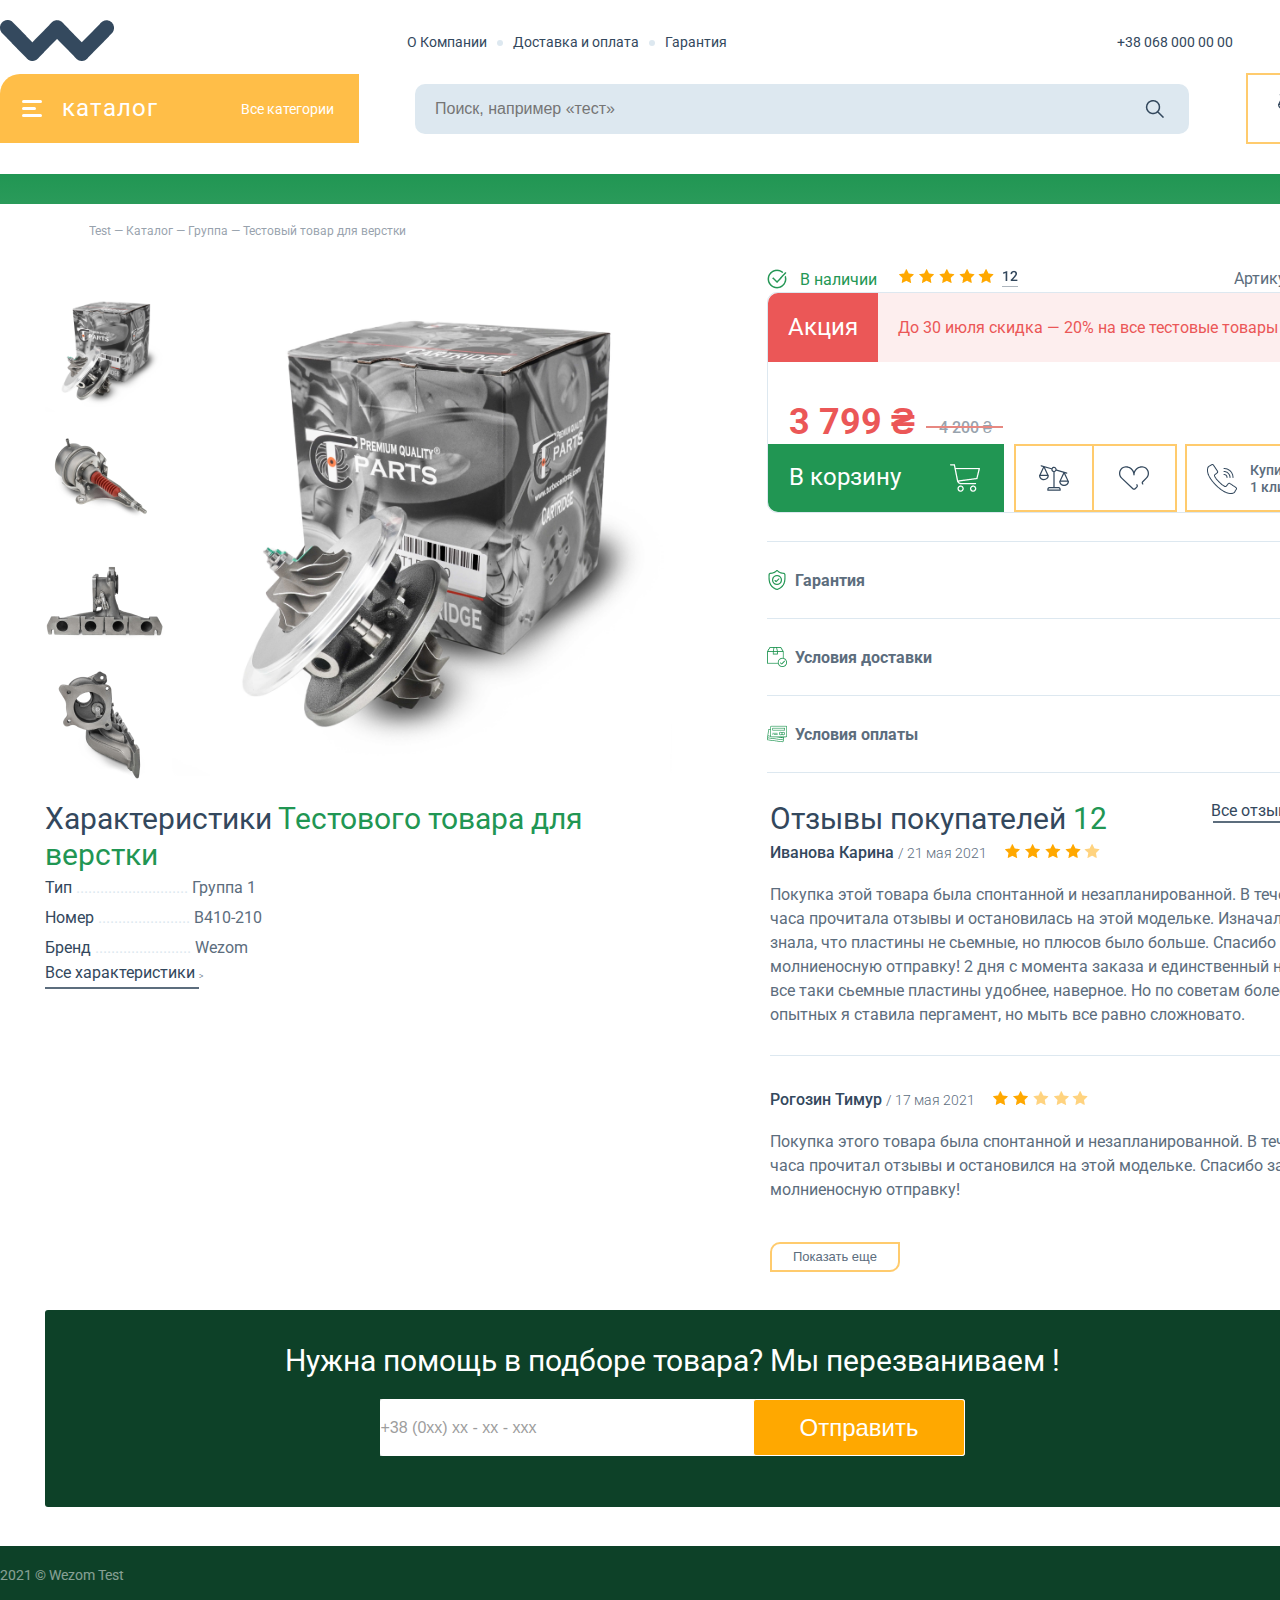
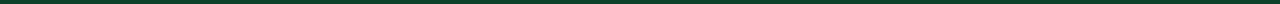
<file: page/tools.html>
<!doctype html>
<html lang="en">
<head>
    <meta charset="UTF-8">
    <meta name="viewport"
          content="width=device-width, user-scalable=no, initial-scale=1.0, maximum-scale=1.0, minimum-scale=1.0">
    <meta http-equiv="X-UA-Compatible" content="ie=edge">
    <title>Document</title>
    <link rel="stylesheet" href="../style/reset.css">
    <link rel="preconnect" href="https://fonts.googleapis.com">
    <link rel="preconnect" href="https://fonts.gstatic.com" crossorigin>
    <link href="https://fonts.googleapis.com/css2?family=Roboto:wght@400;500&display=swap" rel="stylesheet">
    <link rel="stylesheet" href="../style/index.css">
</head>
<body>

<header class="header">
    <div class="container">
        <div class="first_header">
            <div class="logo">
                <img src="../img/wezom_logo1.png" alt="">
            </div>
            <ul class="panels">
                <li class="panel">О Компании</li>
                <div class="dot"></div>
                <li class="panel">Доставка и оплата</li>
                <div class="dot"></div>
                <li class="panel">Гарантия</li>
            </ul>
            <div class="number">
                <p>+38 068 000 00 00</p>
            </div>
            <ul class="langs">
                <li class="lang">Ua</li>
                <div class="dot"></div>
                <li class="lang">Ru</li>
            </ul>
            <div class="sign_in">
                <p class="sign">Войти</p>
                <div>
                    <img src="../img/akk.png" alt="">
                </div>
            </div>
        </div>
        <div class="second_header container">
            <div class="burger_menu">
                <div class="burger">
                    <div class="passive">
                        <div class="strip strip1"></div>
                        <div class="strip strip2"></div>
                        <div class="strip strip3"></div>
                    </div>
                    <div class="active">
                        <div class="strip strip4"></div>
                        <div class="strip strip5"></div>
                    </div>
                </div>
                <div class="menu active">
                    <div class="df menu_selection">
                        <img style="padding-right: 20px" src="../img/power 1.png" alt="">
                        <a href="../page/tools.html" class="text_of_selection">Инструменты<span
                                style="font-size: 10px; padding-left: 60px; padding-right: 22px">ᐳ</span></a>
                    </div>
                    <div class="df menu_selection">
                        <img style="padding-right: 20px" src="../img/cartridge.png" alt="">
                        <a href="../page/bed_for_dog.html" class="text_of_selection">Лежак для собак<span
                                style="font-size: 10px; padding-left: 60px; padding-right: 22px">ᐳ</span></a>
                    </div>
                    <div class="df menu_selection">
                        <img style="padding-right: 20px" src="../img/geometry.png" alt="">
                        <a href="../page/coffee_maker.html" class="text_of_selection">Кофеварка<span
                                style="font-size: 10px; padding-left: 60px; padding-right: 22px">ᐳ</span></a>
                    </div>
                    <div class="df menu_selection">
                        <img style="padding-right: 20px" src="../img/aktuator.png" alt="">
                        <a href="../page/TV.html" class="text_of_selection">Телевизор Samsung<span
                                style="font-size: 10px; padding-left: 60px; padding-right: 22px">ᐳ</span></a>
                    </div>
                    <div class="df menu_selection">
                        <img style="padding-right: 20px" src="../img/servoprivod.png" alt="">
                        <a href="../page/nails.html" class="text_of_selection">Набор для маникюра<span
                                style="font-size: 10px; padding-left: 60px; padding-right: 22px">ᐳ</span></a>
                    </div>
                    <div class="df menu_selection">
                        <img style="padding-right: 20px" src="../img/power 1.png" alt="">
                        <a href="../page/solar_station.html" class="text_of_selection">Cолнечная станция<span
                                style="font-size: 10px; padding-left: 60px; padding-right: 22px">ᐳ</span></a>
                    </div>
                    <div class="df menu_selection">
                        <img style="padding-right: 20px" src="../img/power 1.png" alt="">
                        <a href="../page/pool.html" class="text_of_selection">Бассейн каркасный<span
                                style="font-size: 10px; padding-left: 60px; padding-right: 22px">ᐳ</span></a>
                    </div>
                    <div class="df menu_selection">
                        <img style="padding-right: 20px" src="../img/power 1.png" alt="">
                        <a href="../page/power.html" class="text_of_selection">УМБ Promate PowerMag<span
                                style="font-size: 10px; padding-left: 60px; padding-right: 22px">ᐳ</span></a>
                    </div>
                </div>
                <p class="catalog">каталог</p>
                <a class="all_catalog" href="../index.html">Все категории</a>

            </div>
            <form class="all-search">
                <input type="text" name=text" class="search" placeholder="Поиск, например «тест»">
                <img width="19" height="18" src="../img/search.png" alt="">
            </form>
            <div class="favorite_menu">
                <div class="vaga">
                    <img class="vaga-img" src="../img/vaga.svg" alt="">
                </div>
                <div class="favorite">
                    <img class="favorite-img" width="30" height="24" src="../img/favorite.svg" alt="">
                </div>

                <div class="basket">
                    <div class="basket1">
                        <img class="basket-img" src="../img/basket.svg" alt="">
                    </div>
                    <div class="basket2">
                        <img class="basket-img" src="../img/basket.svg" alt="">
                    </div>
                    <div class="heel">
                    <p class="availability_of_basket">В корзине <span class="availability_of_product">0</span> товара</p>

                    <p class="availability_of_summ">На сумму <span class="availability_of_num">0</span>₴</p>

                </div>
                </div>

            </div>
        </div>
    </div>
</header>


<main class="main">
    <div class="retreat">
        <div class="container">
            <div class="indent">

                <section class="tools">
                    <p class="history">Test — Каталог — Группа — Тестовый товар для верстки</p>
                    <div class="all_tools">
                        <img height="121" width="120" id="1" src="../img/Rectangle%2014.png" alt="" class="turbine_img">

                        <div class="tool vacuum">
                            <img height="121" width="120" id="2" src="../img/Rectangle%204.png" alt=""
                                 class="vacuum_img">
                        </div>

                        <div class="tool collector1">
                            <img height="121" width="120" id="3" src="../img/Rectangle%2016.png" alt=""
                                 class="collector1_img">
                        </div>

                        <div class="tool collector2">
                            <img height="121" width="120" id="4" src="../img/Rectangle%2017.png" alt=""
                                 class="collector2_img">
                        </div>
                    </div>

                    <img src="../img/Rectangle%2014.png" alt="" class="big_tools">
                </section>


                <section class="about_tools">
                    <div class="info">
                        <div class="in_stock">
                            <img src="../img/check.png" alt="">
                            <p class="stock">В наличии</p>
                        </div>
                        <div class="stars">
                            <img src="../img/stars.png"/>

                        </div>
                        <div class="code">
                            <p>Артикул: <span class="articul grey">100500</span></p>
                        </div>
                    </div>

                    <div class="prices">
                        <div class="sale">
                            <p class="text_sale">Акция</p>
                            <p class="rebate">До 30 июля скидка — 20% на все тестовые товары</p>
                        </div>
                        <div class="price">
                            <p class="new_price">3 799 ₴</p>
                            <p class="old_price">4 200 ₴</p>
                        </div>
                        <div class="buy">
                            <div class="in_basket">
                                <p style="height: 29px;" class="in__basket">В корзину</p>
                                <img src="../img/bassket.png" alt="">

                            </div>
                            <div class="interesting">
                                <img width="30" height="30" class="vaga2" src="../img/vaga.svg" alt="">
                                <img width="30" height="24" class="fav" src="../img/favorite.svg" alt="">
                            </div>
                            <div class="buy_on_click">
                                <img width="30" height="30" src="../img/tel.png" alt="" class="on_click">
                                <p class="buy__on__click">Купить в
                                    1 клик</p>
                            </div>
                        </div>
                    </div>

                    <div class="conditions">
                        <div class="line"></div>
                        <div class="df  warranty">
                            <img class="img_warranty" src="../img/Warranty.png" alt="">
                            <p class="text_warranty text_conditions">Гарантия</p>
                            <img class="path" src="../img/Path.png" alt="">
                        </div>
                        <div class="line"></div>
                        <div class="df  delivery_terms">
                            <img class="img_delivery_terms" src="../img/term.png" alt="">
                            <p class="text_delivery_terms text_conditions">Условия доставки</p>
                            <img class="path" src="../img/Path.png" alt="">
                        </div>
                        <div class="line"></div>
                        <div class="df payment">
                            <img class="credit_card" src="../img/credit-card.png" alt="">
                            <p class="text_payment text_conditions">Условия оплаты</p>
                            <img class="path" src="../img/Path.png" alt="">
                        </div>
                        <div class="line"></div>
                    </div>
                </section>


                <section class="characteristic">
                    <p class="title_characteristic">Характеристики <span
                            class="green">Тестового товара для верстки</span>
                    </p>

                    <div class="all_type df">
                        <h6 class="type">Тип <span class="dots">...........................</span></h6>
                        <h6 class="group"><span class="dots">.</span> Группа 1</h6>
                    </div>
                    <div class="all_type df">
                        <h6 class="type">Номер<span class="dots"> ......................</span></h6>
                        <h6 class="group"><span class="dots">.</span> B410-210</h6>

                    </div>
                    <div class="all_type df">
                        <h6 class="type">Бренд<span class="dots"> .......................</span></h6>
                        <h6 class="group"><span class="dots">.</span> Wezom</h6>

                    </div>

                    <p class="all_characteristic">Все характеристики <span style="font-size: 6px">ᐳ</span></p>
                </section>

                <section class="review">
                    <div class="df customer_reviews">
                        <p class="title_customer_reviews">Отзывы покупателей <span class="green">12</span></p>
                        <p class="all_review">Все отзывы <span style="font-size: 14px">ᐳ</span></p>
                    </div>

                    <div class="comment">
                        <div class="df header_comment">
                            <p class="name">Иванова Карина <span class="date">/  21 мая 2021</span></p>
                            <img src="../img/Group 36.png" alt="" class="starrs">
                        </div>
                        <p class="text_comment">Покупка этой товара была спонтанной и незапланированной. В течении часа
                            прочитала отзывы и остановилась на этой модельке. Изначально знала, что пластины не сьемные,
                            но
                            плюсов было больше. Спасибо за молниеносную отправку! 2 дня с момента заказа и единственный
                            нюанс-все таки сьемные пластины удобнее, наверное. Но по советам более опытных я ставила
                            пергамент, но мыть все равно сложновато.</p>
                    </div>
                    <div class="line"></div>
                    <div class="comment">
                        <div class="header_comment df">
                            <p class="name">Рогозин Тимур <span class="date">/  17 мая 2021</span></p>
                            <img src="../img/Group%2038.png" alt="" class="starrs">
                        </div>
                        <p class="text_comment">Покупка этого товара была спонтанной и незапланированной. В течении часа
                            прочитал отзывы и остановился на этой модельке. Спасибо за молниеносную отправку! </p>
                    </div>
                    <button class="more">Показать еще</button>
                </section>


                <section class="help">
                    <p class="title_help">Нужна помощь в подборе товара? Мы перезваниваем !</p>
                    <form action="" class="for_call">
                        <input class="nmbr" type="number" placeholder="+38 (0xx) xx - xx - xxx">
                        <button class="send">Отправить</button>
                    </form>
                </section>
            </div>
        </div>
    </div>

</main>

<footer class="footer">
    <div class="container2">
        <p class="text_footer">2021 © Wezom Test</p>
        <p class="text_footer">Тестовое \\ Wezom</p>
    </div>
</footer>

<script src="../script.js"></script>
</body>
</html>
</file>
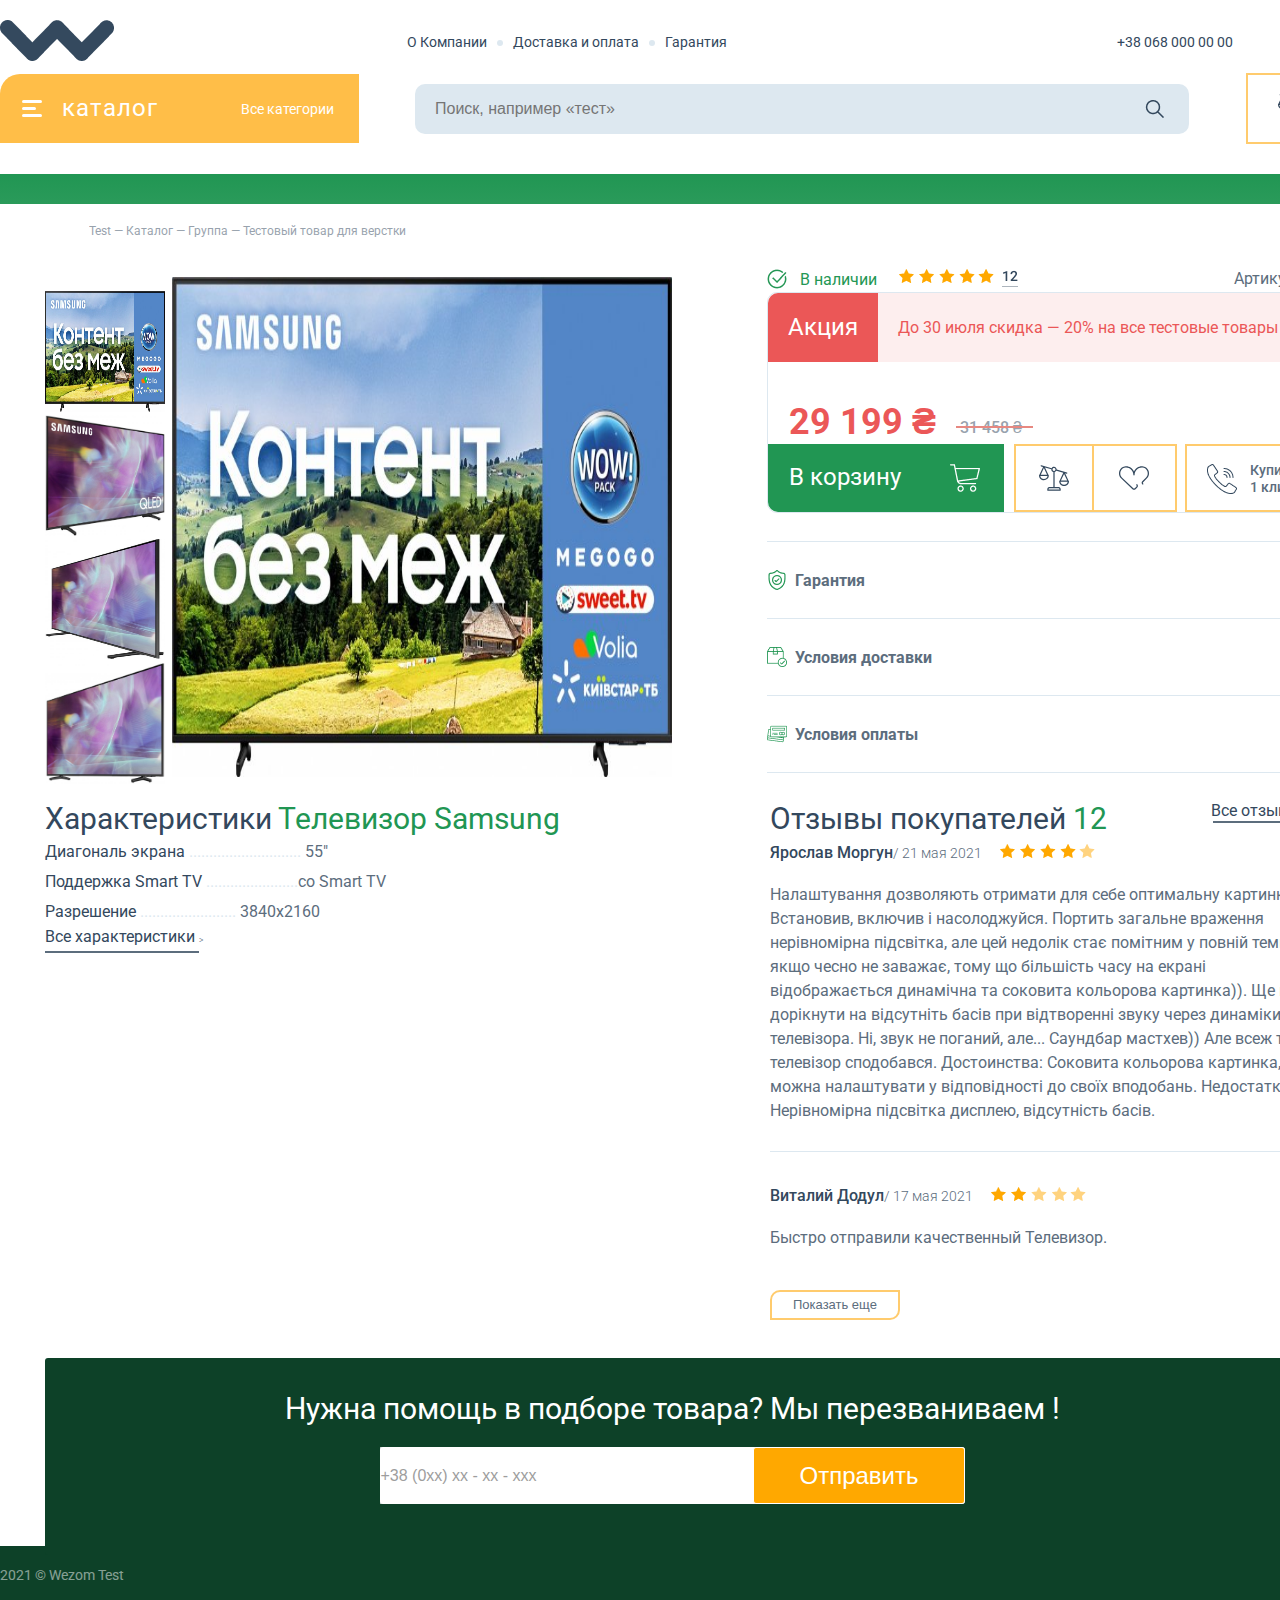
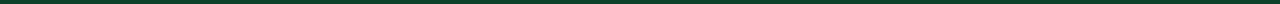
<file: page/TV.html>
<!doctype html>
<html lang="en">
<head>
    <meta charset="UTF-8">
    <meta name="viewport"
          content="width=device-width, user-scalable=no, initial-scale=1.0, maximum-scale=1.0, minimum-scale=1.0">
    <meta http-equiv="X-UA-Compatible" content="ie=edge">
    <title>Document</title>
    <link rel="stylesheet" href="../style/reset.css">
    <link rel="preconnect" href="https://fonts.googleapis.com">
    <link rel="preconnect" href="https://fonts.gstatic.com" crossorigin>
    <link href="https://fonts.googleapis.com/css2?family=Roboto:wght@400;500&display=swap" rel="stylesheet">
    <link rel="stylesheet" href="../style/index.css">
</head>
<body>

<header class="header">
    <div class="container">
        <div class="first_header">
            <div class="logo">
                <img src="../img/wezom_logo1.png" alt="">
            </div>
            <ul class="panels">
                <li class="panel">О Компании</li>
                <div class="dot"></div>
                <li class="panel">Доставка и оплата</li>
                <div class="dot"></div>
                <li class="panel">Гарантия</li>
            </ul>
            <div class="number">
                <p>+38 068 000 00 00</p>
            </div>
            <ul class="langs">
                <li class="lang">Ua</li>
                <div class="dot"></div>
                <li class="lang">Ru</li>
            </ul>
            <div class="sign_in">
                <p class="sign">Войти</p>
                <div>
                    <img src="../img/akk.png" alt="">
                </div>
            </div>
        </div>
        <div class="second_header container">
            <div class="burger_menu">
                <div class="burger">
                    <div class="passive">
                        <div class="strip strip1"></div>
                        <div class="strip strip2"></div>
                        <div class="strip strip3"></div>
                    </div>
                    <div class="active">
                        <div class="strip strip4"></div>
                        <div class="strip strip5"></div>
                    </div>
                </div>
                <div class="menu active">
                    <div class="df menu_selection">
                        <img style="padding-right: 20px" src="../img/power 1.png" alt="">
                        <a href="../page/tools.html" class="text_of_selection">Инструменты<span
                                style="font-size: 10px; padding-left: 60px; padding-right: 22px">ᐳ</span></a>
                    </div>
                    <div class="df menu_selection">
                        <img style="padding-right: 20px" src="../img/cartridge.png" alt="">
                        <a href="../page/bed_for_dog.html" class="text_of_selection">Лежак для собак<span
                                style="font-size: 10px; padding-left: 60px; padding-right: 22px">ᐳ</span></a>
                    </div>
                    <div class="df menu_selection">
                        <img style="padding-right: 20px" src="../img/geometry.png" alt="">
                        <a href="../page/coffee_maker.html" class="text_of_selection">Кофеварка<span
                                style="font-size: 10px; padding-left: 60px; padding-right: 22px">ᐳ</span></a>
                    </div>
                    <div class="df menu_selection">
                        <img style="padding-right: 20px" src="../img/aktuator.png" alt="">
                        <a href="../page/TV.html" class="text_of_selection">Телевизор Samsung<span
                                style="font-size: 10px; padding-left: 60px; padding-right: 22px">ᐳ</span></a>
                    </div>
                    <div class="df menu_selection">
                        <img style="padding-right: 20px" src="../img/servoprivod.png" alt="">
                        <a href="../page/nails.html" class="text_of_selection">Набор для маникюра<span
                                style="font-size: 10px; padding-left: 60px; padding-right: 22px">ᐳ</span></a>
                    </div>
                    <div class="df menu_selection">
                        <img style="padding-right: 20px" src="../img/power 1.png" alt="">
                        <a href="../page/solar_station.html" class="text_of_selection">Cолнечная станция<span
                                style="font-size: 10px; padding-left: 60px; padding-right: 22px">ᐳ</span></a>
                    </div>
                    <div class="df menu_selection">
                        <img style="padding-right: 20px" src="../img/power 1.png" alt="">
                        <a href="../page/pool.html" class="text_of_selection">Бассейн каркасный<span
                                style="font-size: 10px; padding-left: 60px; padding-right: 22px">ᐳ</span></a>
                    </div>
                    <div class="df menu_selection">
                        <img style="padding-right: 20px" src="../img/power 1.png" alt="">
                        <a href="../page/power.html" class="text_of_selection">УМБ Promate PowerMag<span
                                style="font-size: 10px; padding-left: 60px; padding-right: 22px">ᐳ</span></a>
                    </div>
                </div>
                <p class="catalog">каталог</p>
                <a class="all_catalog" href="../index.html">Все категории</a>

            </div>
            <form class="all-search">
                <input type="text" name=text" class="search" placeholder="Поиск, например «тест»">
                <img width="19" height="18" src="../img/search.png" alt="">
            </form>
            <div class="favorite_menu">
                <div class="vaga">
                    <img class="vaga-img" src="../img/vaga.svg" alt="">
                </div>
                <div class="favorite">
                    <img class="favorite-img" width="30" height="24" src="../img/favorite.svg" alt="">
                </div>

                <div class="basket">
                    <div class="basket1">
                        <img class="basket-img" src="../img/basket.svg" alt="">
                    </div>
                    <div class="basket2">
                        <img class="basket-img" src="../img/basket.svg" alt="">
                    </div>
                    <div class="heel">
                        <p class="availability_of_basket">В корзине <span class="availability_of_product">0</span> товара</p>

                        <p class="availability_of_summ">На сумму <span class="availability_of_num">0</span>₴</p>

                    </div>
                </div>

            </div>
        </div>
    </div>
</header>


<main class="main">
    <div class="retreat">
        <div class="container">
            <div class="indent">

                <section class="tools">
                    <p class="history">Test — Каталог — Группа — Тестовый товар для верстки</p>
                    <div class="all_tools">
                        <img height="121" width="120" id="1" src="../img/tv.jpeg" alt="" class="turbine_img">

                        <div class="tool vacuum">
                            <img height="121" width="120" id="2" src="../img/tv1.jpeg" alt=""
                                 class="vacuum_img">
                        </div>

                        <div class="tool collector1">
                            <img height="121" width="120" id="3" src="../img/tv2.jpeg" alt=""
                                 class="collector1_img">
                        </div>

                        <div class="tool collector2">
                            <img height="121" width="120" id="4" src="../img/tv3.jpeg" alt=""
                                 class="collector2_img">
                        </div>
                    </div>

                    <img src="../img/tv.jpeg" alt="" class="big_tools">
                </section>


                <section class="about_tools">
                    <div class="info">
                        <div class="in_stock">
                            <img src="../img/check.png" alt="">
                            <p class="stock">В наличии</p>
                        </div>
                        <div class="stars">
                            <img src="../img/stars.png"/>

                        </div>
                        <div class="code">
                            <p>Артикул: <span class="articul grey">100500</span></p>
                        </div>
                    </div>

                    <div class="prices">
                        <div class="sale">
                            <p class="text_sale">Акция</p>
                            <p class="rebate">До 30 июля скидка — 20% на все тестовые товары</p>
                        </div>
                        <div class="price">
                            <p class="new_price">29 199 ₴</p>
                            <p class="old_price">31 458 ₴</p>
                        </div>
                        <div class="buy">
                            <div class="in_basket">
                                <p style="height: 29px;" class="in__basket">В корзину</p>
                                <img src="../img/bassket.png" alt="">

                            </div>
                            <div class="interesting">
                                <img width="30" height="30" class="vaga2" src="../img/vaga.svg" alt="">
                                <img width="30" height="24" class="fav" src="../img/favorite.svg" alt="">
                            </div>
                            <div class="buy_on_click">
                                <img width="30" height="30" src="../img/tel.png" alt="" class="on_click">
                                <p class="buy__on__click">Купить в
                                    1 клик</p>
                            </div>
                        </div>
                    </div>

                    <div class="conditions">
                        <div class="line"></div>
                        <div class="df  warranty">
                            <img class="img_warranty" src="../img/Warranty.png" alt="">
                            <p class="text_warranty text_conditions">Гарантия</p>
                            <img class="path" src="../img/Path.png" alt="">
                        </div>
                        <div class="line"></div>
                        <div class="df  delivery_terms">
                            <img class="img_delivery_terms" src="../img/term.png" alt="">
                            <p class="text_delivery_terms text_conditions">Условия доставки</p>
                            <img class="path" src="../img/Path.png" alt="">
                        </div>
                        <div class="line"></div>
                        <div class="df payment">
                            <img class="credit_card" src="../img/credit-card.png" alt="">
                            <p class="text_payment text_conditions">Условия оплаты</p>
                            <img class="path" src="../img/Path.png" alt="">
                        </div>
                        <div class="line"></div>
                    </div>
                </section>


                <section class="characteristic">
                    <p class="title_characteristic">Характеристики <span
                            class="green">Телевизор Samsung</span>
                    </p>

                    <div class="all_type df">
                        <h6 class="type">Диагональ экрана <span class="dots">...........................</span></h6>
                        <h6 class="group"><span class="dots">.</span> 55"</h6>
                    </div>
                    <div class="all_type df">
                        <h6 class="type">Поддержка Smart TV<span class="dots"> ......................</span></h6>
                        <h6 class="group"><span class="dots">.</span>со Smart TV</h6>

                    </div>
                    <div class="all_type df">
                        <h6 class="type">Разрешение<span class="dots"> .......................</span></h6>
                        <h6 class="group"><span class="dots">.</span> 3840x2160</h6>

                    </div>

                    <p class="all_characteristic">Все характеристики <span style="font-size: 6px">ᐳ</span></p>
                </section>

                <section class="review">
                    <div class="df customer_reviews">
                        <p class="title_customer_reviews">Отзывы покупателей <span class="green">12</span></p>
                        <p class="all_review">Все отзывы <span style="font-size: 14px">ᐳ</span></p>
                    </div>

                    <div class="comment">
                        <div class="df header_comment">
                            <p class="name">Ярослав Моргун<span class="date">/  21 мая 2021</span></p>
                            <img src="../img/Group 36.png" alt="" class="starrs">
                        </div>
                        <p class="text_comment">Налаштування дозволяють отримати для себе оптимальну картинку. Встановив, включив і насолоджуйся. Портить загальне враження нерівномірна підсвітка, але цей недолік стає помітним у повній темноті та якщо чесно не заважає, тому що більшість часу на екрані відображається динамічна та соковита кольорова картинка)).
                            Ще можно дорікнути на відсутніть басів при відтворенні звуку через динаміки телевізора. Ні, звук не поганий, але... Саундбар мастхев)) Але всеж таки телевізор сподобався.

                            Достоинства:
                            Соковита кольорова картинка, яку можна налаштувати у відповідності до своїх вподобань.

                            Недостатки:
                            Нерівномірна підсвітка дисплею, відсутність басів.</p>
                    </div>
                    <div class="line"></div>
                    <div class="comment">
                        <div class="header_comment df">
                            <p class="name">Виталий Додул<span class="date">/  17 мая 2021</span></p>
                            <img src="../img/Group%2038.png" alt="" class="starrs">
                        </div>
                        <p class="text_comment">Быстро отправили качественный Телевизор.</p>
                    </div>
                    <button class="more">Показать еще</button>
                </section>


                <section class="help">
                    <p class="title_help">Нужна помощь в подборе товара? Мы перезваниваем !</p>
                    <form action="" class="for_call">
                        <input class="nmbr" type="number" placeholder="+38 (0xx) xx - xx - xxx">
                        <button class="send">Отправить</button>
                    </form>
                </section>
            </div>
        </div>
    </div>

</main>

<footer class="footer">
    <div class="container2">
        <p class="text_footer">2021 © Wezom Test</p>
        <p class="text_footer">Тестовое \\ Wezom</p>
    </div>
</footer>

<script src="../script.js"></script>
</body>
</html>
</file>
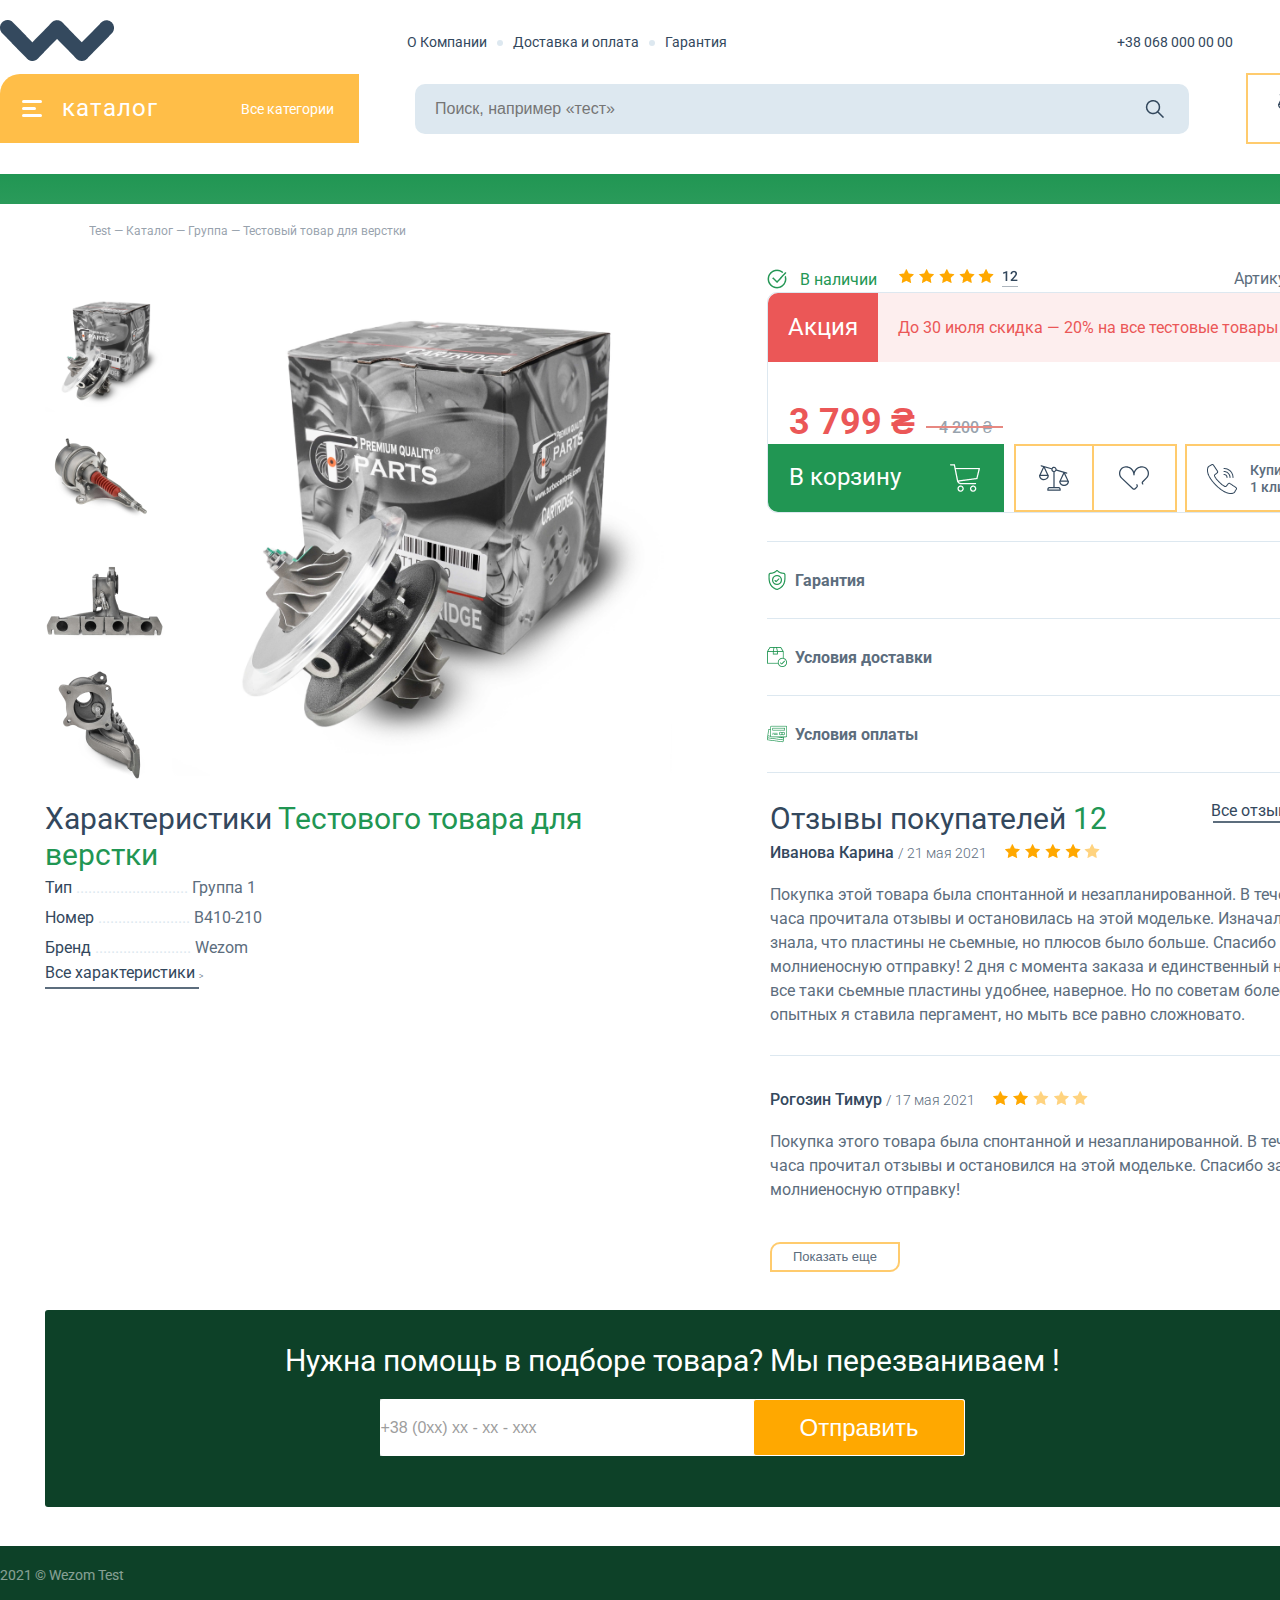
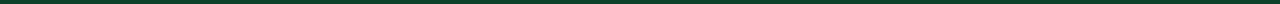
<file: w/page/tools.html>
<!doctype html>
<html lang="en">
<head>
    <meta charset="UTF-8">
    <meta name="viewport"
          content="width=device-width, user-scalable=no, initial-scale=1.0, maximum-scale=1.0, minimum-scale=1.0">
    <meta http-equiv="X-UA-Compatible" content="ie=edge">
    <title>Document</title>
    <link rel="stylesheet" href="../style/reset.css">
    <link rel="preconnect" href="https://fonts.googleapis.com">
    <link rel="preconnect" href="https://fonts.gstatic.com" crossorigin>
    <link href="https://fonts.googleapis.com/css2?family=Roboto:wght@400;500&display=swap" rel="stylesheet">
    <link rel="stylesheet" href="../style/index.css">
</head>
<body>

<header class="header">
    <div class="container">
        <div class="first_header">
            <div class="logo">
                <img src="../img/wezom_logo1.png" alt="">
            </div>
            <ul class="panels">
                <li class="panel">О Компании</li>
                <div class="dot"></div>
                <li class="panel">Доставка и оплата</li>
                <div class="dot"></div>
                <li class="panel">Гарантия</li>
            </ul>
            <div class="number">
                <p>+38 068 000 00 00</p>
            </div>
            <ul class="langs">
                <li class="lang">Ua</li>
                <div class="dot"></div>
                <li class="lang">Ru</li>
            </ul>
            <div class="sign_in">
                <p class="sign">Войти</p>
                <div>
                    <img src="../img/akk.png" alt="">
                </div>
            </div>
        </div>
        <div class="second_header container">
            <div class="burger_menu">
                <div class="burger">
                    <div class="passive">
                        <div class="strip strip1"></div>
                        <div class="strip strip2"></div>
                        <div class="strip strip3"></div>
                    </div>
                    <div class="active">
                        <div class="strip strip4"></div>
                        <div class="strip strip5"></div>
                    </div>
                </div>
                <div class="menu active">
                    <div class="df menu_selection">
                        <img style="padding-right: 20px" src="../img/power 1.png" alt="">
                        <p class="text_of_selection">Категория 1 <span
                                style="font-size: 10px; padding-left: 60px; padding-right: 22px">ᐳ</span></p>
                    </div>
                    <div class="df menu_selection">
                        <img style="padding-right: 20px" src="../img/cartridge.png" alt="">
                        <p class="text_of_selection">Категория 2 <span
                                style="font-size: 10px; padding-left: 60px; padding-right: 22px">ᐳ</span></p>
                    </div>
                    <div class="df menu_selection">
                        <img style="padding-right: 20px" src="../img/geometry.png" alt="">
                        <p class="text_of_selection">Категория 3 <span
                                style="font-size: 10px; padding-left: 60px; padding-right: 22px">ᐳ</span></p>
                    </div>
                    <div class="df menu_selection">
                        <img style="padding-right: 20px" src="../img/aktuator.png" alt="">
                        <p class="text_of_selection">Категория 4 <span
                                style="font-size: 10px; padding-left: 60px; padding-right: 22px">ᐳ</span></p>
                    </div>
                    <div class="df menu_selection">
                        <img style="padding-right: 20px" src="../img/servoprivod.png" alt="">
                        <p class="text_of_selection">Категория 5 <span
                                style="font-size: 10px; padding-left: 60px; padding-right: 22px">ᐳ</span></p>
                    </div>
                    <div class="df menu_selection">
                        <img style="padding-right: 20px" src="../img/power 1.png" alt="">
                        <p class="text_of_selection">Категория 6 <span
                                style="font-size: 10px; padding-left: 60px; padding-right: 22px">ᐳ</span></p>
                    </div>
                    <div class="df menu_selection">
                        <img style="padding-right: 20px" src="../img/power 1.png" alt="">
                        <p class="text_of_selection">Категория 7 <span
                                style="font-size: 10px; padding-left: 60px; padding-right: 22px">ᐳ</span></p>
                    </div>
                    <div class="df menu_selection">
                        <img style="padding-right: 20px" src="../img/power 1.png" alt="">
                        <p class="text_of_selection">Категория 8 <span
                                style="font-size: 10px; padding-left: 60px; padding-right: 22px">ᐳ</span></p>
                    </div>
                    <div class="df menu_selection">
                        <img style="padding-right: 20px" src="../img/power 1.png" alt="">
                        <p class="text_of_selection">Категория 9 <span
                                style="font-size: 10px; padding-left: 60px; padding-right: 22px">ᐳ</span></p>
                    </div>
                    <div class="df menu_selection">
                        <img style="padding-right: 20px" src="../img/power 1.png" alt="">
                        <p class="text_of_selection">Категория 10 <span
                                style="font-size: 10px; padding-left: 60px; padding-right: 22px">ᐳ</span></p>
                    </div>
                </div>
                <p class="catalog">каталог</p>
                <a class="all_catalog" href="../index.html">Все категории</a>

            </div>
            <form class="all-search">
                <input type="text" name=text" class="search" placeholder="Поиск, например «тест»">
                <img width="19" height="18" src="../img/search.png" alt="">
            </form>
            <div class="favorite_menu">
                <div class="vaga">
                    <img class="vaga-img" src="../img/vaga.svg" alt="">
                </div>
                <div class="favorite">
                    <img class="favorite-img" width="30" height="24" src="../img/favorite.svg" alt="">
                </div>
                <div class="basket">
                    <img class="basket-img" src="../img/basket.svg" alt="">
                </div>
            </div>
        </div>
    </div>
</header>


<main class="main">
    <div class="retreat">
        <div class="container">
            <div class="indent">

                <section class="tools">
                    <p class="history">Test — Каталог — Группа — Тестовый товар для верстки</p>
                    <div class="all_tools">
                            <img height="121" width="120" id="1" src="../img/Rectangle%2014.png" alt="" class="turbine_img">

                        <div class="tool vacuum">
                            <img height="121" width="120" id="2" src="../img/Rectangle%204.png" alt="" class="vacuum_img">
                        </div>

                        <div class="tool collector1">
                            <img height="121" width="120" id="3" src="../img/Rectangle%2016.png" alt="" class="collector1_img">
                        </div>

                        <div class="tool collector2">
                            <img height="121" width="120" id="4" src="../img/Rectangle%2017.png" alt="" class="collector2_img">
                        </div>
                    </div>

                    <img src="../img/Rectangle%2014.png" alt="" class="big_tools">
                </section>


                <section class="about_tools">
                    <div class="info">
                        <div class="in_stock">
                            <img src="../img/check.png" alt="">
                            <p class="stock">В наличии</p>
                        </div>
                        <div class="stars">
                            <img src="../img/stars.png"/>

                        </div>
                        <div class="code">
                            <p>Артикул: <span class="grey">100500</span></p>
                        </div>
                    </div>

                    <div class="prices">
                        <div class="sale">
                            <p class="text_sale">Акция</p>
                            <p class="rebate">До 30 июля скидка — 20% на все тестовые товары</p>
                        </div>
                        <div class="price">
                            <p class="new_price">3 799 ₴</p>
                            <p class="old_price">4 200 ₴</p>
                        </div>
                        <div class="buy">
                            <div class="in_basket">
                                <p style="height: 29px;" class="in__basket">В корзину</p>
                                <img src="../img/bassket.png" alt="">
                            </div>
                            <div class="interesting">
                                <img width="30" height="30" class="vaga2" src="../img/vaga.svg" alt="">
                                <img width="30" height="24" class="fav" src="../img/favorite.svg" alt="">
                            </div>
                            <div class="buy_on_click">
                                <img width="30" height="30" src="../img/tel.png" alt="" class="on_click">
                                <p class="buy__on__click">Купить в
                                    1 клик</p>
                            </div>
                        </div>
                    </div>

                    <div class="conditions">
                        <div class="line"></div>
                        <div class="df  warranty">
                            <img class="img_warranty" src="../img/Warranty.png" alt="">
                            <p class="text_warranty text_conditions">Гарантия</p>
                            <img class="path" src="../img/Path.png" alt="">
                        </div>
                        <div class="line"></div>
                        <div class="df  delivery_terms">
                            <img class="img_delivery_terms" src="../img/term.png" alt="">
                            <p class="text_delivery_terms text_conditions">Условия доставки</p>
                            <img class="path" src="../img/Path.png" alt="">
                        </div>
                        <div class="line"></div>
                        <div class="df payment">
                            <img class="credit_card" src="../img/credit-card.png" alt="">
                            <p class="text_payment text_conditions">Условия оплаты</p>
                            <img class="path" src="../img/Path.png" alt="">
                        </div>
                        <div class="line"></div>
                    </div>
                </section>


                <section class="characteristic">
                    <p class="title_characteristic">Характеристики <span
                            class="green">Тестового товара для верстки</span>
                    </p>

                    <div class="all_type df">
                        <h6 class="type">Тип <span class="dots">...........................</span></h6>
                        <h6 class="group"><span class="dots">.</span> Группа 1</h6>
                    </div>
                    <div class="all_type df">
                        <h6 class="type">Номер<span class="dots"> ......................</span></h6>
                        <h6 class="group"><span class="dots">.</span> B410-210</h6>

                    </div>
                    <div class="all_type df">
                        <h6 class="type">Бренд<span class="dots"> .......................</span></h6>
                        <h6 class="group"><span class="dots">.</span> Wezom</h6>

                    </div>

                    <p class="all_characteristic">Все характеристики <span style="font-size: 6px">ᐳ</span></p>
                </section>

                <section class="review">
                    <div class="df customer_reviews">
                        <p class="title_customer_reviews">Отзывы покупателей <span class="green">12</span></p>
                        <p class="all_review">Все отзывы <span style="font-size: 14px">ᐳ</span></p>
                    </div>

                    <div class="comment">
                        <div class="df header_comment">
                            <p class="name">Иванова Карина <span class="date">/  21 мая 2021</span></p>
                            <img src="../img/Group 36.png" alt="" class="starrs">
                        </div>
                        <p class="text_comment">Покупка этой товара была спонтанной и незапланированной. В течении часа
                            прочитала отзывы и остановилась на этой модельке. Изначально знала, что пластины не сьемные,
                            но
                            плюсов было больше. Спасибо за молниеносную отправку! 2 дня с момента заказа и единственный
                            нюанс-все таки сьемные пластины удобнее, наверное. Но по советам более опытных я ставила
                            пергамент, но мыть все равно сложновато.</p>
                    </div>
                    <div class="line"></div>
                    <div class="comment">
                        <div class="header_comment df">
                            <p class="name">Рогозин Тимур <span class="date">/  17 мая 2021</span></p>
                            <img src="../img/Group%2038.png" alt="" class="starrs">
                        </div>
                        <p class="text_comment">Покупка этого товара была спонтанной и незапланированной. В течении часа
                            прочитал отзывы и остановился на этой модельке. Спасибо за молниеносную отправку! </p>
                    </div>
                    <button class="more">Показать еще</button>
                </section>


                <section class="help">
                    <p class="title_help">Нужна помощь в подборе товара? Мы перезваниваем !</p>
                    <form action="" class="for_call">
                        <input class="nmbr" type="number" placeholder="+38 (0xx) xx - xx - xxx">
                        <button class="send">Отправить</button>
                    </form>
                </section>
            </div>
        </div>
    </div>

</main>

<footer class="footer">
    <div class="container2">
        <p class="text_footer">2021 © Wezom Test</p>
        <p class="text_footer">Тестовое \\ Wezom</p>
    </div>
</footer>

<script src="../script.js"></script>
</body>
</html>
</file>
<file: style/index.css>
body {

    font-family: 'Roboto', sans-serif;
}

.container {
    width: 1520px;
    margin: 0 auto;
    background-color: white;
}

.grey {
    color: #33485D;
}

.df {
    display: flex;
    align-items: center;
}

.green {
    color: #219653;
}

.retreat {
    padding-top: 30px;
}

.text_conditions {
    width: 140px;
    font-weight: 700;
    font-size: 16px;
    line-height: 19px;
    color: #5C6D7D;
    padding-left: 8px;
}

/*  #HEADER#  */


/*       #first header#       */
.first_header {
    padding-top: 20px;
    display: flex;
    align-items: center;
    color: #33485D;
    font-size: 14px;
    line-height: 17px;
    padding-bottom: 8px;
    justify-content: space-between;
}

.panels {
    margin-left: 277px;
    display: flex;
    align-items: center;
    margin-right: 375px;
}

.panel:hover {
    color: #34495E;
    padding-bottom: 5px;
    padding-top: 7px;
    border-bottom: 1px solid #34495E;
    transition: 1s;
}

.dot {
    width: 6px;
    height: 6px;
    background-color: #DDE8F0;
    border-radius: 50%;
    margin: 0 10px 0 10px;

}

.langs {
    margin-left: 62px;
    display: flex;
    align-items: center;
}

.sign_in {
    margin-left: 62px;
    display: flex;
    align-items: center;
}

.sign {
    padding-right: 12px;
}

/*#   second header  #*/

.second_header {
    display: flex;
    align-items: center;
    justify-content: space-between;
}

.burger_menu {
    background-color: #FFBE48;
    display: inline-flex;
    align-items: center;
    padding: 20px 25px 20px 22px;
    border-radius: 20px 0 0;
}

.burger {
    margin-right: 20px;
    position: relative;
}

.strip {
    width: 20px;
    height: 3px;
    background-color: white;
    border-radius: 3px;
}

.passive {
    opacity: 1;
    transition: 1s;
}

.strip2 {
    margin-top: 4px;
    width: 14px;
}

.strip3 {

    margin-top: 4px;

}

.active {
    position: absolute;
    top: 9px;
    opacity: 0;
    transition: 1s;
}

.strip4 {
    transform: rotate(-45deg);
    position: absolute;
    width: 30px;
}

.strip5 {
    transform: rotate(45deg);
    position: absolute;
    width: 30px;
}

/*      #menu#      */

.menu {
    border-radius: 10px;
    top: 150px;
    z-index: 10;
    position: absolute;
    background: #FFFFFF;
    opacity: 0;
    visibility: hidden;
    box-shadow: 0 0 6px 4px rgba(0, 0, 0, .4)
}


.menu_selection {
    color: #5C6D7D;
    padding: 10px 0;
    z-index: 2;
}

.menu_selection:hover {
    background: #DDE8F0;
    border-radius: 10px;
}

.catalog {
    font-size: 24px;
    line-height: 29px;

    letter-spacing: 1px;
    margin-right: 83px;
    color: #FFFFFF;
}


.all_catalog {
    font-size: 14px;
    line-height: 24px;
    color: #FFFFFF;
}

.all_catalog:hover {
    display: inline-block;
    border-bottom: 1px solid #ffffff80;
    transition: 1s;
}

.all-search {
    background-color: #DDE8F0;
    border-radius: 10px;
    display: inline-flex;
    width: 774px;
    margin-left: 13px;
    margin-right: 14px;
    height: 50px;
    align-items: center;

}

.search {
    border: none;
    background-color: #DDE8F0;
    font-size: 16px;
    line-height: 19px;
    color: #33485D;
    padding: 15px 0 15px 10px;
    margin-left: 10px;
    width: 710px;
}

.search:focus {
    outline: 0;
}


.favorite_menu {
    border: 2px solid #FFCB6D;
    display: inline-flex;
    border-radius: 0 10px 0 0;
}

.vaga {
    padding: 17px 30px;
}

.vaga:hover {
    background-color: #47B39C;
    transition: 2s;

}


.favorite {
    padding: 20px 30px;
    border-left: 2px solid #FFCB6D;
    border-right: 2px solid #FFCB6D;
}

.favorite:hover {
    background-color: #47B39C;
    transition: 2s;

}

.basket {
    padding: 18px 28px;
    position: relative;
}
.basket1{
    position: relative;

}

.basket2 {
    display: none;

}

.bassket{
    padding: 18px 28px;
    position: absolute;
    top: 0;
}
.heel {
    position: absolute;
    top: 80px;
    z-index: 10;
    background: #FFFFFF;
    width: 252px;
    transition: 2s;
    padding: 10px;
    right: 0;
    box-shadow: 0 0 6px 4px rgba(0, 0, 0, .4);
    border-radius: 6px;
    color: #5C6D7D;
    text-align: center;
    opacity: 0;
}
.none{
    text-align: center;
    align-items: center;

    font-size: 15px;
}



.basket:hover {
    background-color: #47B39C;
    transition: 2s;

}

/*  #MAIN#  */

.main {
    background: linear-gradient(180deg, #219653 0%, #FFFFFF 100%);
    height: 720px;
    margin-top: 30px;
}


.history {
    font-size: 12px;
    line-height: 14px;
    color: #33485D;
    opacity: 0.5;
    padding-left: 44px;
    padding-top: 20px;
    display: inline-block;
    padding-bottom: 53px;
}

.tool {
    z-index: 200;
}

.tool:hover {
    border: 2px solid #229754;
    border-radius: 5px;
    height: 120px;
    width: 120px;
}

/*       #info#       */

.info {
    display: inline-flex;
    align-items: center;
    padding-top: 64px;
}

.in_stock {
    display: contents;
    align-items: center;

}

.stock {
    font-size: 16px;
    line-height: 19px;
    padding-left: 13px;
    color: #249755;
    padding-right: 22px;
}

.stars {
    padding-right: 216px;
}

.code {
    color: #5C6D7D;
}


/*       #price#     */

.prices {
    border: 1px solid #DDE8F0;
    border-radius: 10px;
    display: table;
}

/*      #sale#      */

.sale {
    display: flex;
    align-items: center;
}

.text_sale {
    font-size: 24px;
    line-height: 29px;
    color: #FFFFFF;
    background-color: #EB5757;
    border-radius: 10px 0 0;
    padding: 20px;
}

.rebate {
    color: #EB5757;
    font-size: 16px;
    line-height: 19px;
    background-color: #FDEEEE;
    padding: 25px 78px 25px 20px;
    border-radius: 0 10px 0 0;
}

/*      #price#     */

.price {
    display: flex;

}

.new_price {
    font-size: 36px;
    line-height: 43px;
    color: #EB5757;
    font-weight: 700;
    padding-top: 39px;
    padding-left: 21px;
    padding-right: 24px;
}

.old_price {
    font-weight: 500;
    font-size: 16px;
    line-height: 19px;

    color: #33485D;
    position: relative;
    opacity: 0.5;
    padding-top: 56px;

}

.old_price::after {
    content: "";
    position: absolute;
    width: 77px;
    height: 2px;
    right: -11px;
    top: 64px;
    background-color: #d11305;
}

/*      #buy#       */
.buy {
    display: flex;
}

/*      #basket#        */
.in_basket {
    display: flex;
    font-size: 24px;
    line-height: 29px;
    padding: 15px 24px 16px 21px;
    color: #FFFFFF;
    background-color: #219653;
    border-radius: 0 0 0 10px;
    align-items: center;
    margin-right: 10px;
}

.in__basket {
    padding-right: 41px;
    width: 120px;
}

/*      #interesting#       */

.interesting {
    border: 2px solid #FFCB6D;
    display: flex;
    align-items: center;
    margin-right: 8px;
}

.vaga2 {
    padding: 17px 23px;
    border-right: 2px solid #FFCB6D;
}

.fav {
    padding-left: 25px;
    padding-right: 26px;
}


/*      #buy on click#        */

.buy_on_click {
    display: flex;
    border: 2px solid #FFCB6D;
    align-items: center;
    padding: 14px 46px 13px 20px;
    border-radius: 0 0 10px 0;
}

.buy__on__click {
    width: 58px;

    font-weight: 500;
    font-size: 14px;
    line-height: 17px;
    padding-left: 13px;
    color: #5C6D7D;

}


/*      #CONDITIONS#      */

.line {
    width: 587px;
    height: 1px;
    background: #DDE8F0;
    margin: 28px 0;
}

.path {
    padding-left: 397px;
}

/*      #CHARACTERISTIC#      */

.title_characteristic {
    font-weight: 400;
    font-size: 30px;
    line-height: 36px;
    color: #33485D;
    width: 588px;

}

.all_type {
    color: #33485D;
    font-size: 16px;
    line-height: 30px;
}

.dots {
    color: #DDE8F0;
}

.group {
    color: #5C6D7D;
}

.all_characteristic {
    font-size: 16px;
    line-height: 19px;
    color: #33485D;
    position: relative;
}

.all_characteristic::after {
    content: " ";
    position: absolute;
    width: 152px;
    background: #5C6D7D;
    border: 1px solid #5C6D7D;
    left: 0;
    top: 24px;
}


/*      #REVIEW#      */

.customer_reviews {
    align-items: flex-start;
}

.title_customer_reviews {
    font-size: 30px;
    line-height: 36px;
    color: #33485D;

}
.text_of_selection{
    color: #5C6D7D;
}

.all_review {
    font-size: 16px;
    line-height: 19px;
    color: #33485D;
    position: relative;
    padding-left: 104px;
}

.all_review::after {
    content: " ";
    position: absolute;
    width: 83px;
    left: 106px;
    top: 20px;
    background-color: #5C6D7D;
    border: 1px solid #5C6D7D;
}

.header_comment {
    align-items: baseline;
}

.name {
    font-weight: 500;
    font-size: 16px;
    line-height: 32px;
    color: #33485D;

}

.date {
    color: #5C6D7D;
    font-weight: 300;
    font-size: 14px;
    padding-right: 18px;
}

.text_comment {
    padding-top: 14px;
    width: 560px;
    font-weight: 400;
    font-size: 16px;
    line-height: 24px;
    color: #5C6D7D;

}

.more {
    border: 2px solid #FFCB6D;
    border-radius: 10px 0;
    background-color: white;
    font-size: 13px;
    line-height: 16px;
    color: #5C6D7D;
    padding: 5px 21px;
    margin-top: 40px;
}

/*       #HELP#        */

.help {
    background-color: #0D4128;
    border-radius: 3px;
    text-align: center;
    margin-top: 38px;
}

.title_help {
    padding: 33px 240px 0 240px;
    font-weight: 400;
    font-size: 30px;
    line-height: 36px;
    color: #FFFFFF;
}

.for_call {
    margin-top: 20px;
    margin-bottom: 51px;
    background-color: white;
    display: inline-flex;
    border-radius: 3px;
}

.nmbr {
    font-size: 16px;
    line-height: 19px;
    color: #33485D;
    opacity: 0.7;
    width: 373px;
    padding: 6px 0;
    border: none;
}

.send {
    font-weight: 500;
    font-size: 24px;
    line-height: 29px;
    color: #FFFFFF;
    padding: 13px 45px;
    background-color: #FFA800;
    border: 1px solid white;
    border-radius: 3px;
}

/*      #FOOTER#        */

.footer {
    background-color: #0D4128;
    margin-top: 652px;
    width: 100%;
}

.container2 {
    width: 1520px;
    margin: 0 auto;
    display: flex;
    justify-content: space-between;
}

.text_footer {
    font-weight: 400;
    font-size: 14px;
    line-height: 18px;
    color: #FFFFFF;
    opacity: 0.5;
    padding: 20px 0;
}

.indent {
    display: flex;
    flex-wrap: wrap;
    justify-content: space-between;
    margin: 0 163px 0 45px;
}

.tools {
    position: relative;
}

.all_tools {
    position: relative;
}

.big_tools {
    width: 500px;
    height: 500px;
    position: absolute;
    top: 73px;
    margin-left: 127px;
}


.active2 {
    opacity: 1;
    visibility: visible;
}

.product{
    border: 1px solid #a4d0b3;
    border-radius: 20px;
    margin: 26px;
    display: inline-grid;
    text-align: center;
    height: 460px;
    cursor: pointer;
    align-items: end;
}

.product-name {
    color: #333;
    font-size: 20px;
}

.product-name:hover{
    text-decoration: underline;
    color: #48a46b;
    transition: 0.5s;
}

.product-img{
    margin: 10px;
}

.big_ear{
    width: 377px;
    margin-left: 147px;
}
</file>
<file: w/style/index.css>
body {

    font-family: 'Roboto', sans-serif;
}

.container {
    width: 1520px;
    margin: 0 auto;
    background-color: white;
}

.grey {
    color: #33485D;
}

.df {
    display: flex;
    align-items: center;
}

.green {
    color: #219653;
}

.retreat {
    padding-top: 30px;
}

.text_conditions {
    width: 140px;
    font-weight: 700;
    font-size: 16px;
    line-height: 19px;
    color: #5C6D7D;
    padding-left: 8px;
}

/*  #HEADER#  */


/*       #first header#       */
.first_header {
    padding-top: 20px;
    display: flex;
    align-items: center;
    color: #33485D;
    font-size: 14px;
    line-height: 17px;
    padding-bottom: 8px;
    justify-content: space-between;
}

.panels {
    margin-left: 277px;
    display: flex;
    align-items: center;
    margin-right: 375px;
}

.panel:hover {
    color: #34495E;
    padding-bottom: 5px;
    padding-top: 7px;
    border-bottom: 1px solid #34495E;
    transition: 1s;
}

.dot {
    width: 6px;
    height: 6px;
    background-color: #DDE8F0;
    border-radius: 50%;
    margin: 0 10px 0 10px;

}

.langs {
    margin-left: 62px;
    display: flex;
    align-items: center;
}

.sign_in {
    margin-left: 62px;
    display: flex;
    align-items: center;
}

.sign {
    padding-right: 12px;
}

/*#   second header  #*/

.second_header {
    display: flex;
    align-items: center;
    justify-content: space-between;
}

.burger_menu {
    background-color: #FFBE48;
    display: inline-flex;
    align-items: center;
    padding: 20px 25px 20px 22px;
    border-radius: 20px 0 0;
}

.burger {
    margin-right: 20px;
    position: relative;
}

.strip {
    width: 20px;
    height: 3px;
    background-color: white;
    border-radius: 3px;
}

.passive {
    opacity: 1;
    transition: 1s;
}

.strip2 {
    margin-top: 4px;
    width: 14px;
}

.strip3 {

    margin-top: 4px;

}

.active {
    position: absolute;
    top: 9px;
    opacity: 0;
    transition: 1s;
}

.strip4 {
    transform: rotate(-45deg);
    position: absolute;
    width: 30px;
}

.strip5 {
    transform: rotate(45deg);
    position: absolute;
    width: 30px;
}

/*      #menu#      */

.menu {
    border-radius: 10px;
    top: 150px;
    z-index: 10;
    position: absolute;
    background: #FFFFFF;
    opacity: 0;
    visibility: hidden;
    box-shadow: 0 0 6px 4px rgba(0, 0, 0, .4)
}


.menu_selection {
    color: #5C6D7D;
    padding: 10px 0;
    z-index: 2;
}

.menu_selection:hover {
    background: #DDE8F0;
    border-radius: 10px;
}

.catalog {
    font-size: 24px;
    line-height: 29px;

    letter-spacing: 1px;
    margin-right: 83px;
    color: #FFFFFF;
}


.all_catalog {
    font-size: 14px;
    line-height: 24px;
    color: #FFFFFF;
}

.all_catalog:hover {
    display: inline-block;
    border-bottom: 1px solid #ffffff80;
    transition: 1s;
}

.all-search {
    background-color: #DDE8F0;
    border-radius: 10px;
    display: inline-flex;
    width: 774px;
    margin-left: 13px;
    margin-right: 14px;
    height: 50px;
    align-items: center;

}

.search {
    border: none;
    background-color: #DDE8F0;
    font-size: 16px;
    line-height: 19px;
    color: #33485D;
    padding: 15px 0 15px 10px;
    margin-left: 10px;
    width: 710px;
}

.search:focus {
    outline: 0;
}


.favorite_menu {
    border: 2px solid #FFCB6D;
    display: inline-flex;
    border-radius: 0 10px 0 0;
}

.vaga {
    padding: 17px 30px;
}

.vaga:hover {
    background-color: #47B39C;
    transition: 2s;

}


.favorite {
    padding: 20px 30px;
    border-left: 2px solid #FFCB6D;
    border-right: 2px solid #FFCB6D;
}

.favorite:hover {
    background-color: #47B39C;
    transition: 2s;

}

.basket {
    padding: 18px 28px;
}

.basket:hover {
    background-color: #47B39C;
    transition: 2s;

}

/*  #MAIN#  */

.main {
    background: linear-gradient(180deg, #219653 0%, #FFFFFF 100%);
    height: 720px;
    margin-top: 30px;
}


.history {
    font-size: 12px;
    line-height: 14px;
    color: #33485D;
    opacity: 0.5;
    padding-left: 44px;
    padding-top: 20px;
    display: inline-block;
    padding-bottom: 53px;
}

.tool {
    z-index: 200;
}

.tool:hover {
    border: 2px solid #229754;
    border-radius: 5px;
    height: 120px;
    width: 120px;
}

/*       #info#       */

.info {
    display: inline-flex;
    align-items: center;
    padding-top: 64px;
}

.in_stock {
    display: contents;
    align-items: center;

}

.stock {
    font-size: 16px;
    line-height: 19px;
    padding-left: 13px;
    color: #249755;
    padding-right: 22px;
}

.stars {
    padding-right: 216px;
}

.code {
    color: #5C6D7D;
}


/*       #price#     */

.prices {
    border: 1px solid #DDE8F0;
    border-radius: 10px;
    display: table;
}

/*      #sale#      */

.sale {
    display: flex;
    align-items: center;
}

.text_sale {
    font-size: 24px;
    line-height: 29px;
    color: #FFFFFF;
    background-color: #EB5757;
    border-radius: 10px 0 0;
    padding: 20px;
}

.rebate {
    color: #EB5757;
    font-size: 16px;
    line-height: 19px;
    background-color: #FDEEEE;
    padding: 25px 78px 25px 20px;
    border-radius: 0 10px 0 0;
}

/*      #price#     */

.price {
    display: flex;

}

.new_price {
    font-size: 36px;
    line-height: 43px;
    color: #EB5757;
    font-weight: 700;
    padding-top: 39px;
    padding-left: 21px;
    padding-right: 24px;
}

.old_price {
    font-weight: 500;
    font-size: 16px;
    line-height: 19px;

    color: #33485D;
    position: relative;
    opacity: 0.5;
    padding-top: 56px;

}

.old_price::after {
    content: "";
    position: absolute;
    width: 77px;
    height: 2px;
    right: -11px;
    top: 64px;
    background-color: #d11305;
}

/*      #buy#       */
.buy {
    display: flex;
}

/*      #basket#        */
.in_basket {
    display: flex;
    font-size: 24px;
    line-height: 29px;
    padding: 15px 24px 16px 21px;
    color: #FFFFFF;
    background-color: #219653;
    border-radius: 0 0 0 10px;
    align-items: center;
    margin-right: 10px;
}

.in__basket {
    padding-right: 41px;
    width: 120px;
}

/*      #interesting#       */

.interesting {
    border: 2px solid #FFCB6D;
    display: flex;
    align-items: center;
    margin-right: 8px;
}

.vaga2 {
    padding: 17px 23px;
    border-right: 2px solid #FFCB6D;
}

.fav {
    padding-left: 25px;
    padding-right: 26px;
}


/*      #buy on click#        */

.buy_on_click {
    display: flex;
    border: 2px solid #FFCB6D;
    align-items: center;
    padding: 14px 46px 13px 20px;
    border-radius: 0 0 10px 0;
}

.buy__on__click {
    width: 58px;

    font-weight: 500;
    font-size: 14px;
    line-height: 17px;
    padding-left: 13px;
    color: #5C6D7D;

}


/*      #CONDITIONS#      */

.line {
    width: 587px;
    height: 1px;
    background: #DDE8F0;
    margin: 28px 0;
}

.path {
    padding-left: 397px;
}

/*      #CHARACTERISTIC#      */

.title_characteristic {
    font-weight: 400;
    font-size: 30px;
    line-height: 36px;
    color: #33485D;
    width: 588px;

}

.all_type {
    color: #33485D;
    font-size: 16px;
    line-height: 30px;
}

.dots {
    color: #DDE8F0;
}

.group {
    color: #5C6D7D;
}

.all_characteristic {
    font-size: 16px;
    line-height: 19px;
    color: #33485D;
    position: relative;
}

.all_characteristic::after {
    content: " ";
    position: absolute;
    width: 152px;
    background: #5C6D7D;
    border: 1px solid #5C6D7D;
    left: 0;
    top: 24px;
}


/*      #REVIEW#      */

.customer_reviews {
    align-items: flex-start;
}

.title_customer_reviews {
    font-size: 30px;
    line-height: 36px;
    color: #33485D;

}
.text_of_selection{
    color: #5C6D7D;
}

.all_review {
    font-size: 16px;
    line-height: 19px;
    color: #33485D;
    position: relative;
    padding-left: 104px;
}

.all_review::after {
    content: " ";
    position: absolute;
    width: 83px;
    left: 106px;
    top: 20px;
    background-color: #5C6D7D;
    border: 1px solid #5C6D7D;
}

.header_comment {
    align-items: baseline;
}

.name {
    font-weight: 500;
    font-size: 16px;
    line-height: 32px;
    color: #33485D;

}

.date {
    color: #5C6D7D;
    font-weight: 300;
    font-size: 14px;
    padding-right: 18px;
}

.text_comment {
    padding-top: 14px;
    width: 560px;
    font-weight: 400;
    font-size: 16px;
    line-height: 24px;
    color: #5C6D7D;

}

.more {
    border: 2px solid #FFCB6D;
    border-radius: 10px 0;
    background-color: white;
    font-size: 13px;
    line-height: 16px;
    color: #5C6D7D;
    padding: 5px 21px;
    margin-top: 40px;
}

/*       #HELP#        */

.help {
    background-color: #0D4128;
    border-radius: 3px;
    text-align: center;
    margin-top: 38px;
}

.title_help {
    padding: 33px 240px 0 240px;
    font-weight: 400;
    font-size: 30px;
    line-height: 36px;
    color: #FFFFFF;
}

.for_call {
    margin-top: 20px;
    margin-bottom: 51px;
    background-color: white;
    display: inline-flex;
    border-radius: 3px;
}

.nmbr {
    font-size: 16px;
    line-height: 19px;
    color: #33485D;
    opacity: 0.7;
    width: 373px;
    padding: 6px 0;
    border: none;
}

.send {
    font-weight: 500;
    font-size: 24px;
    line-height: 29px;
    color: #FFFFFF;
    padding: 13px 45px;
    background-color: #FFA800;
    border: 1px solid white;
    border-radius: 3px;
}

/*      #FOOTER#        */

.footer {
    background-color: #0D4128;
    margin-top: 652px;
}

.container2 {
    width: 1520px;
    margin: 0 auto;
    display: flex;
    justify-content: space-between;
}

.text_footer {
    font-weight: 400;
    font-size: 14px;
    line-height: 18px;
    color: #FFFFFF;
    opacity: 0.5;
    padding: 20px 0;
}

.indent {
    display: flex;
    flex-wrap: wrap;
    justify-content: space-between;
    margin: 0 163px 0 45px;
}

.tools {
    position: relative;
}

.all_tools {
    position: relative;
}

.big_tools {
    width: 500px;
    height: 500px;
    position: absolute;
    top: 73px;
    margin-left: 127px;
}

.active2 {
    opacity: 1;
    visibility: visible;
}

.product{
    border: 1px solid #a4d0b3;
    border-radius: 20px;
    margin: 26px;
    display: inline-grid;
    text-align: center;
    height: 460px;
}

.product-name {
    color: #333;
    font-size: 20px;
}

.product-name:hover{
    text-decoration: underline;
    color: #48a46b;
    transition: 0.5s;
}

.product-img{
    margin: 10px;
}
</file>
